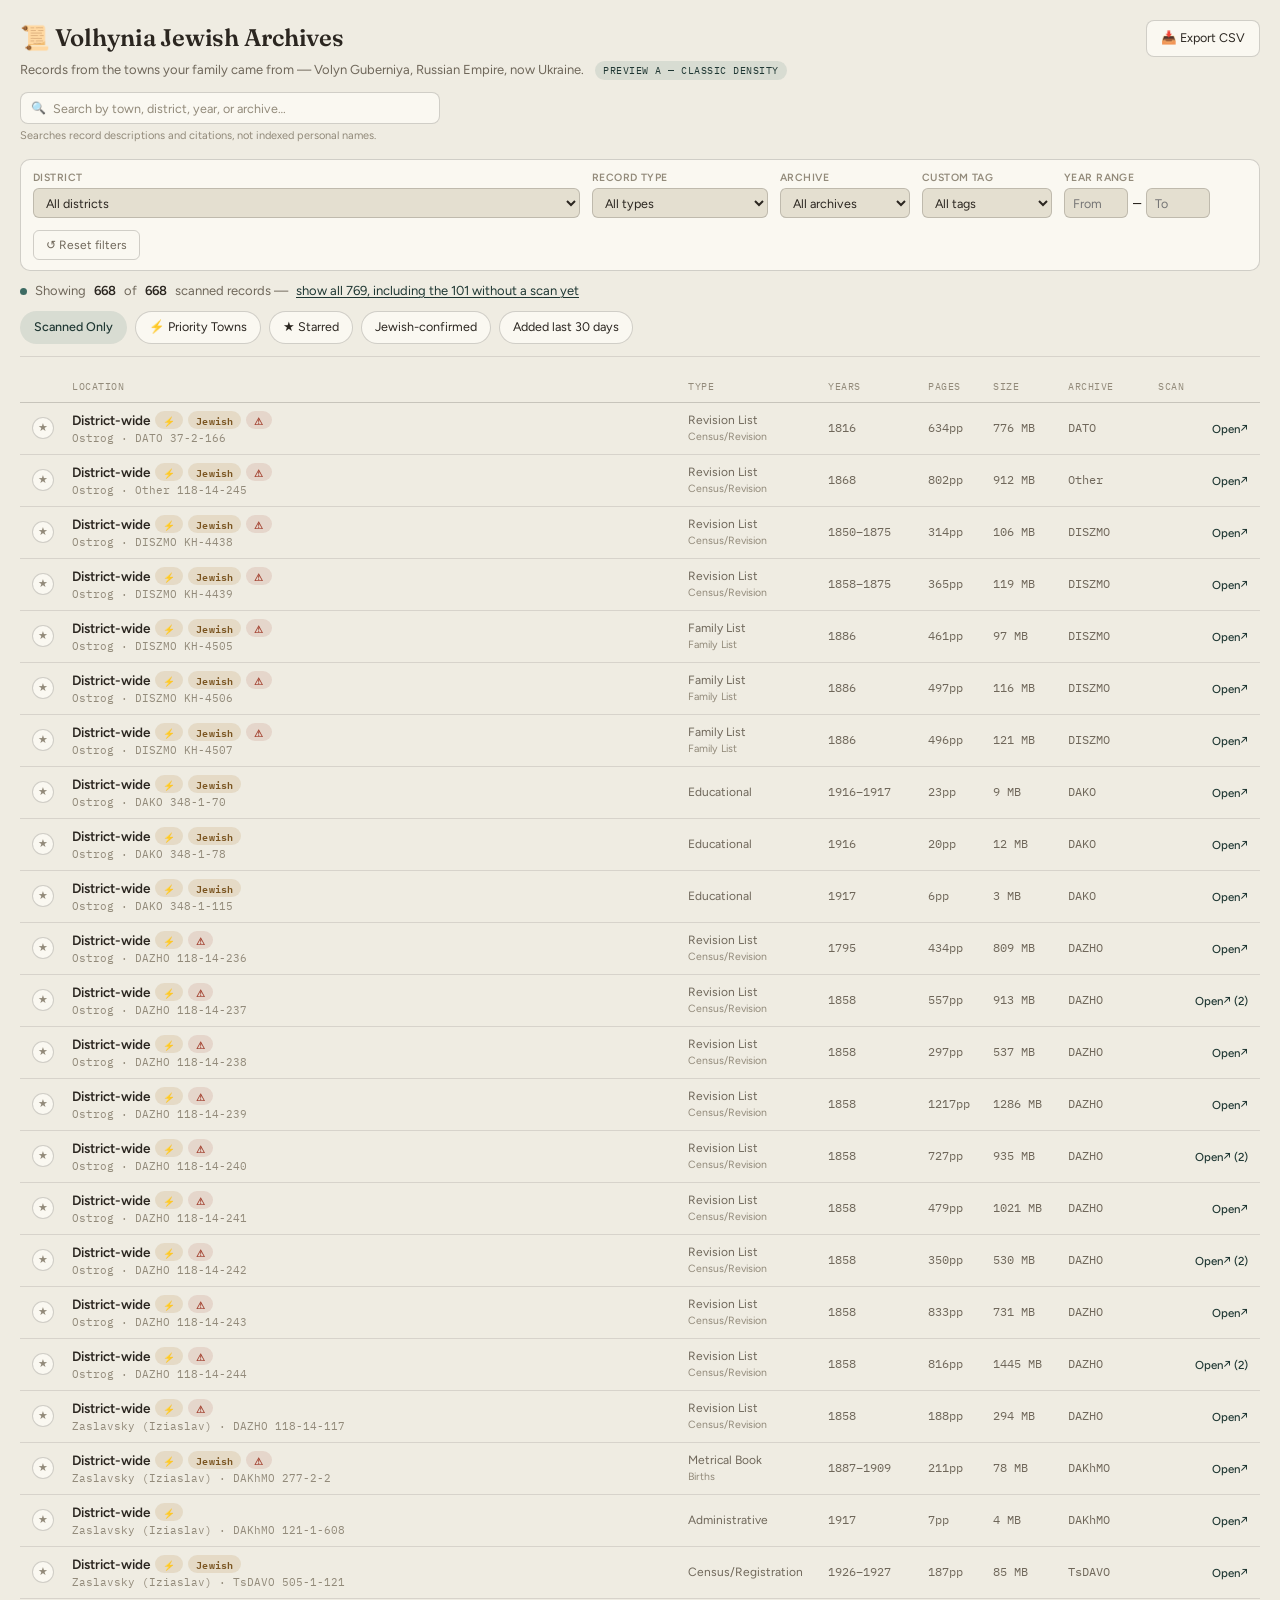
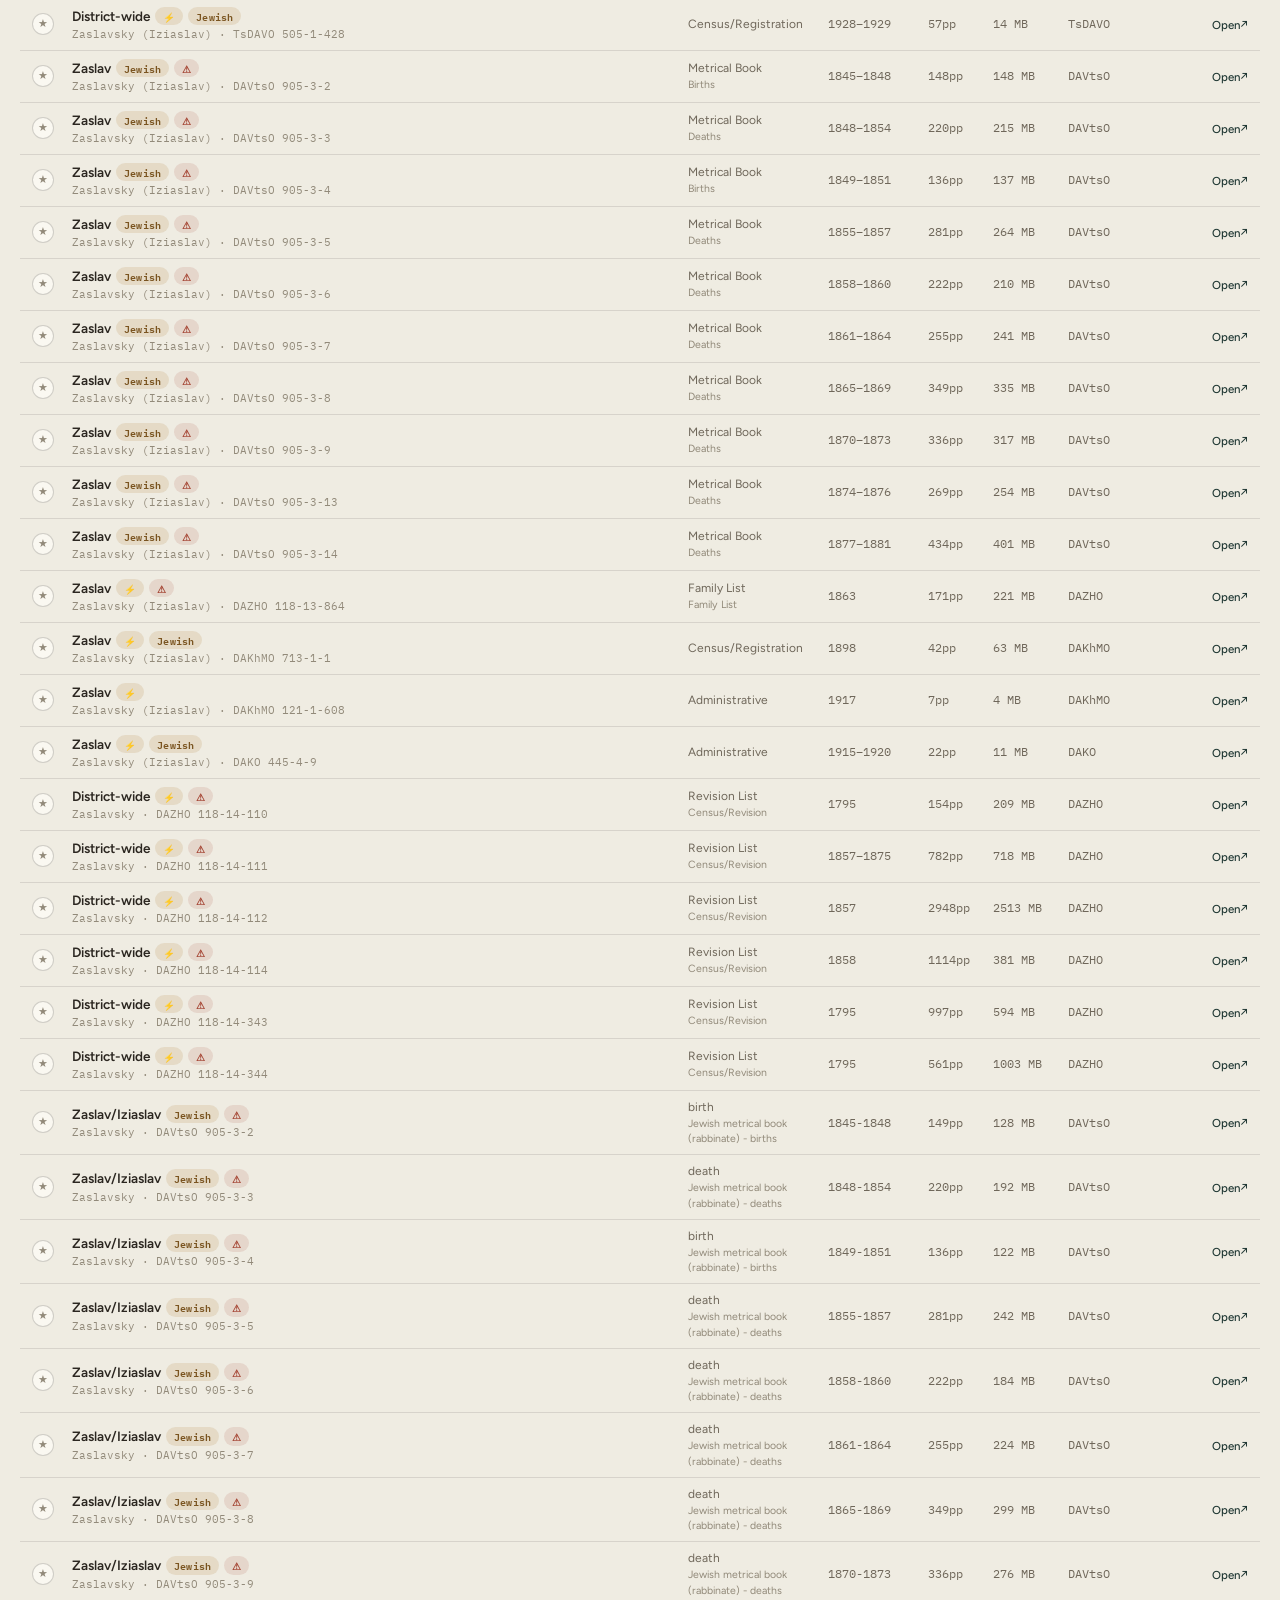
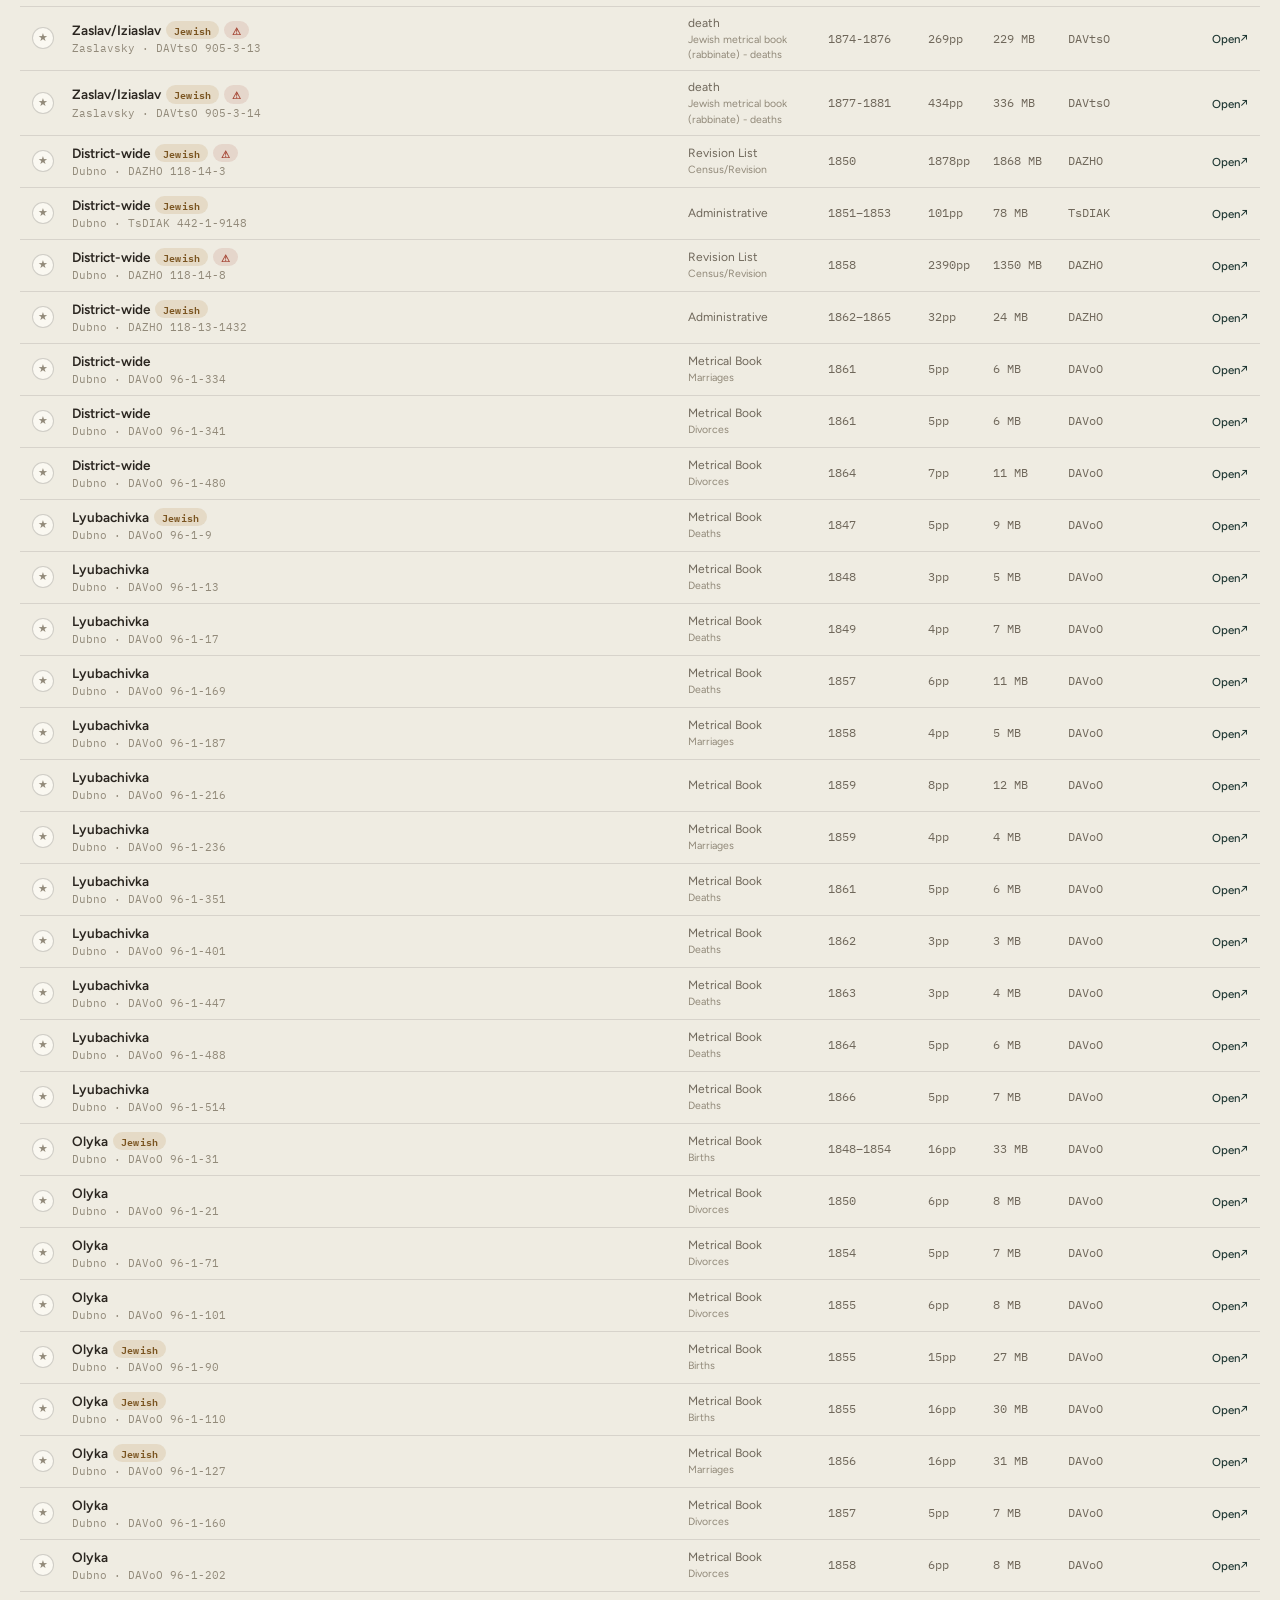
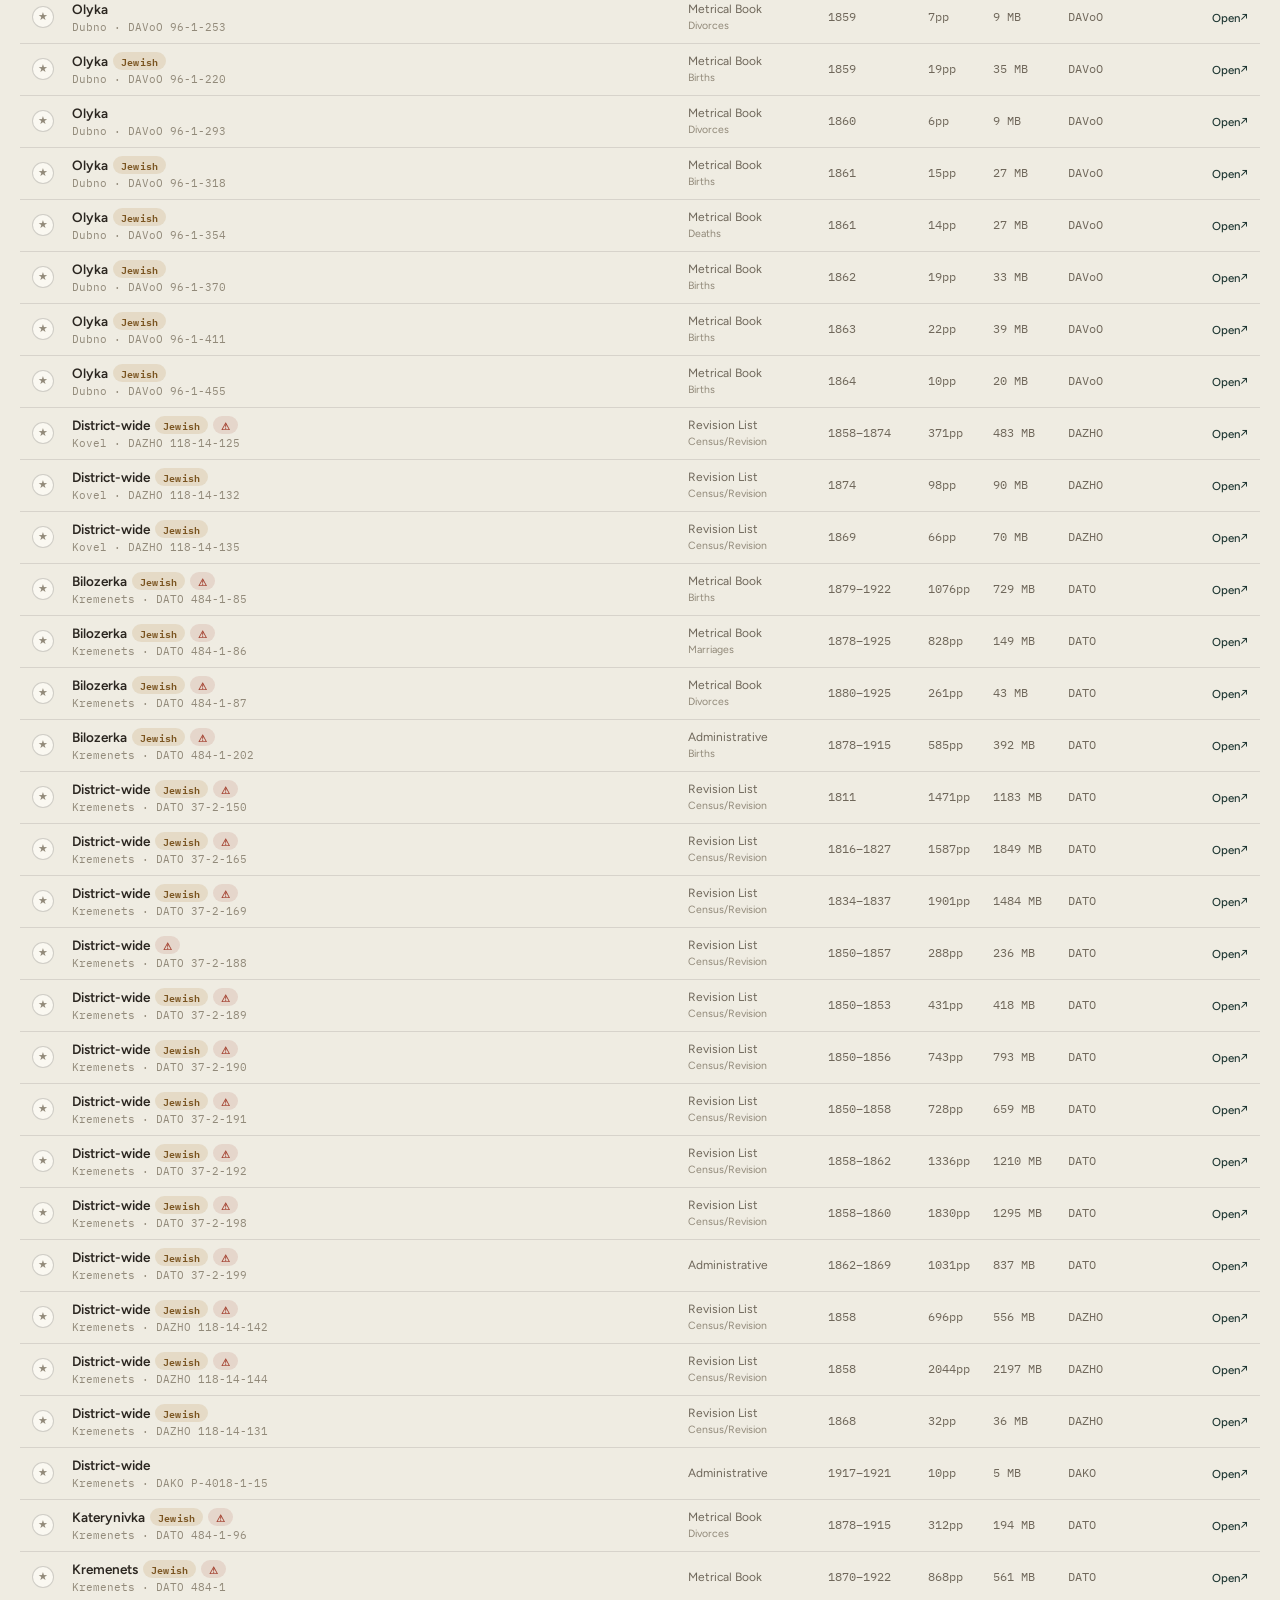
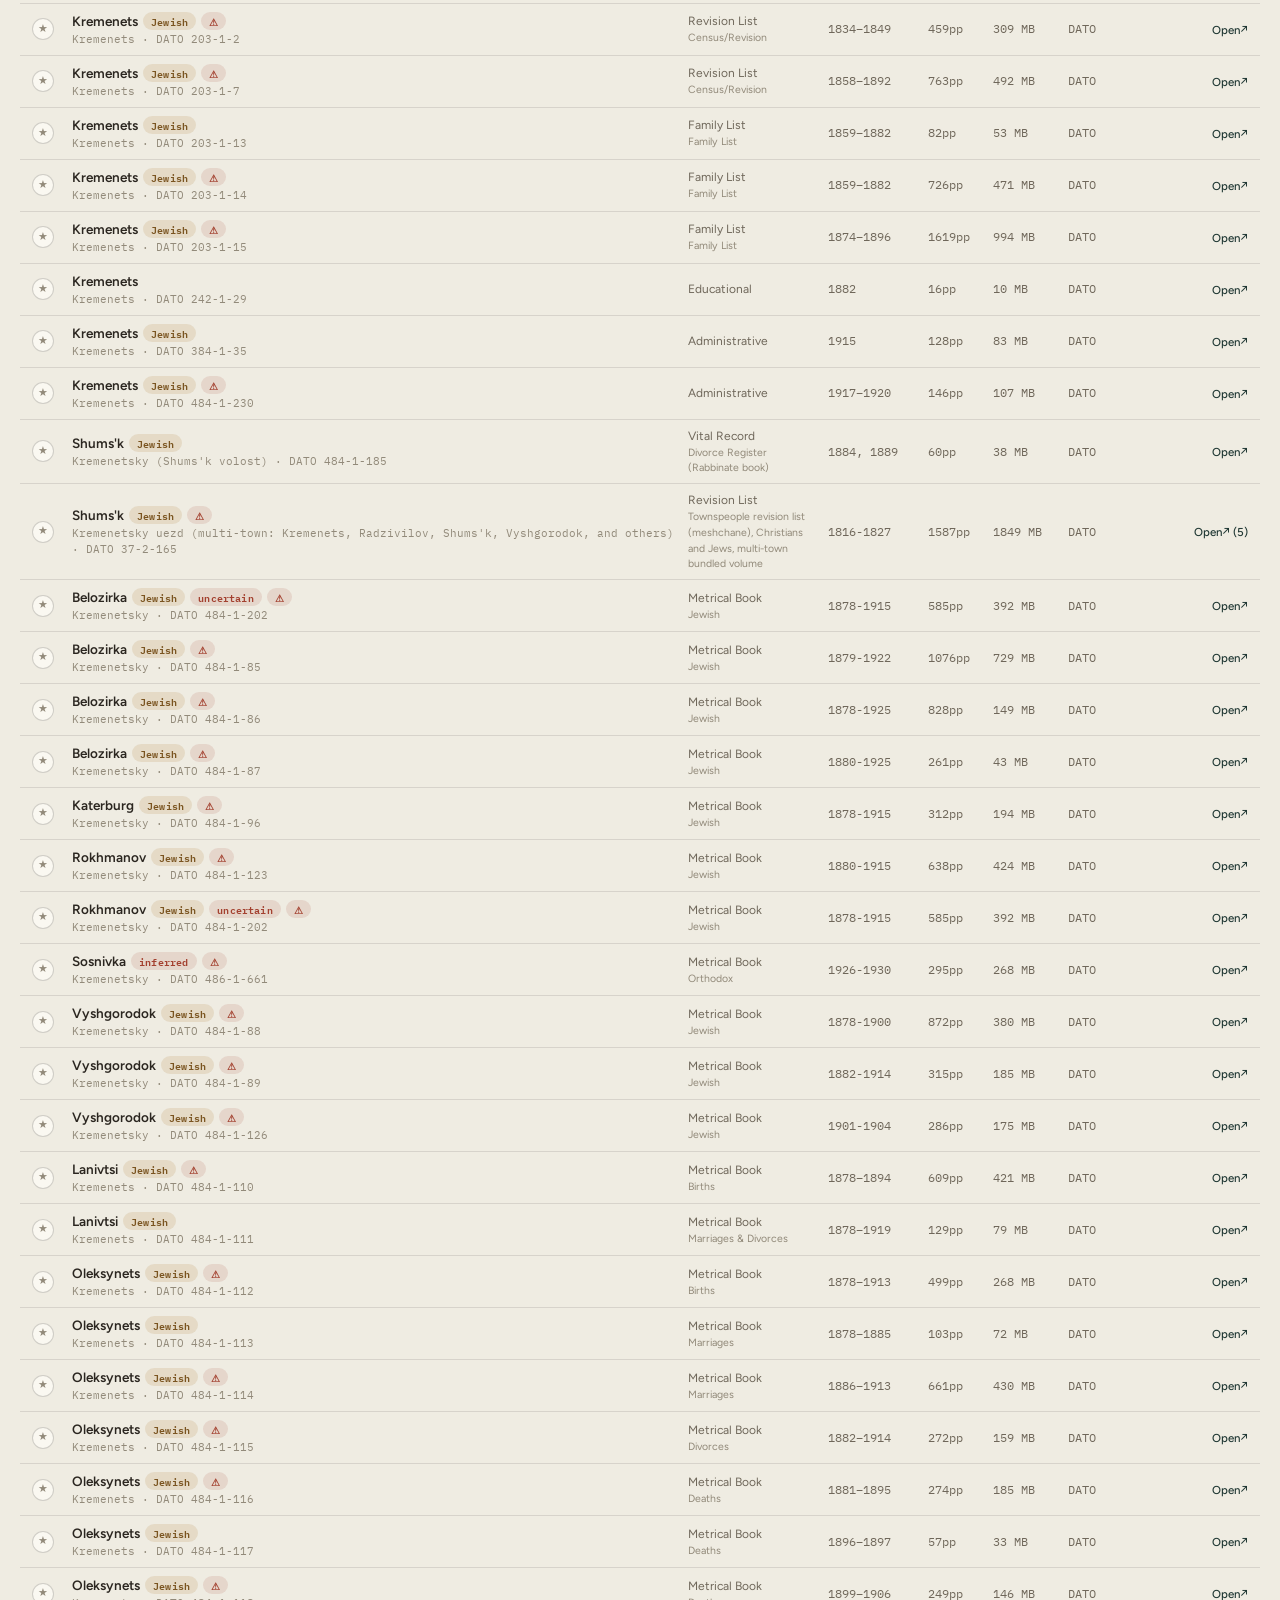
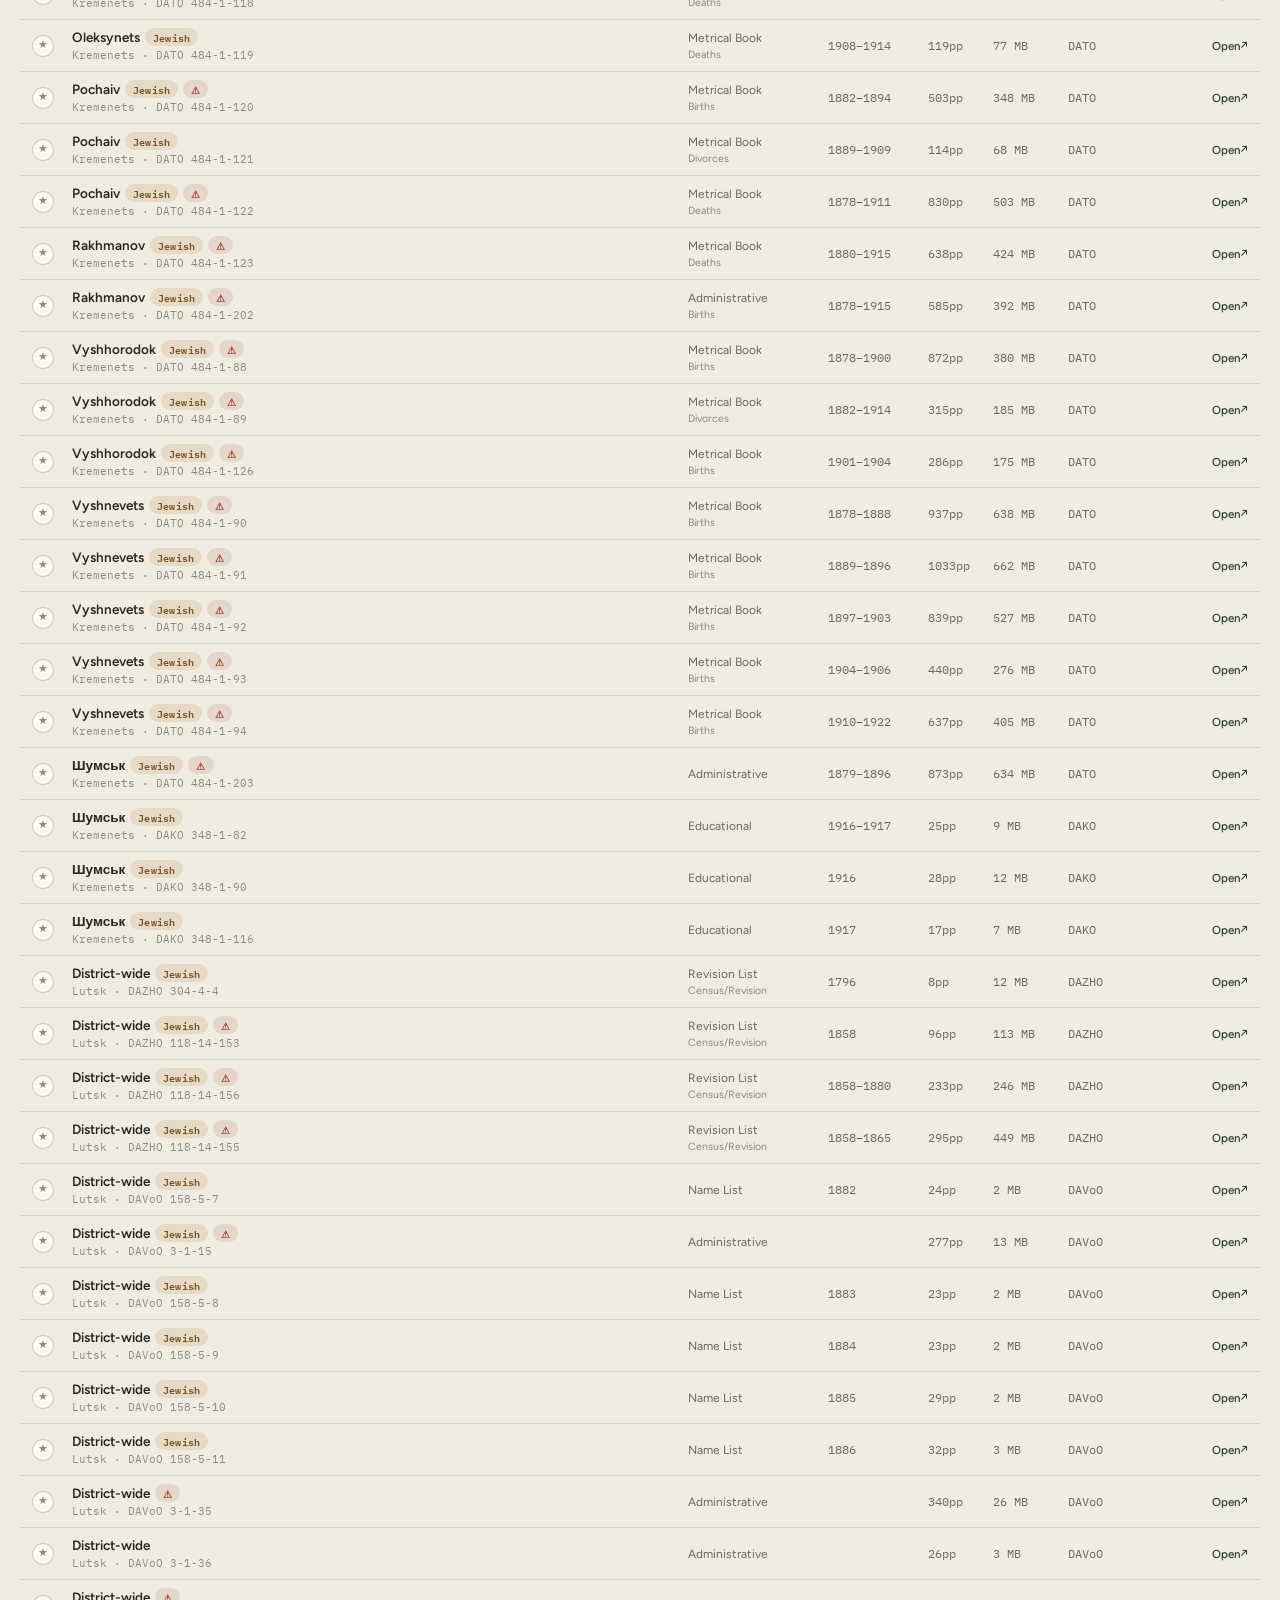
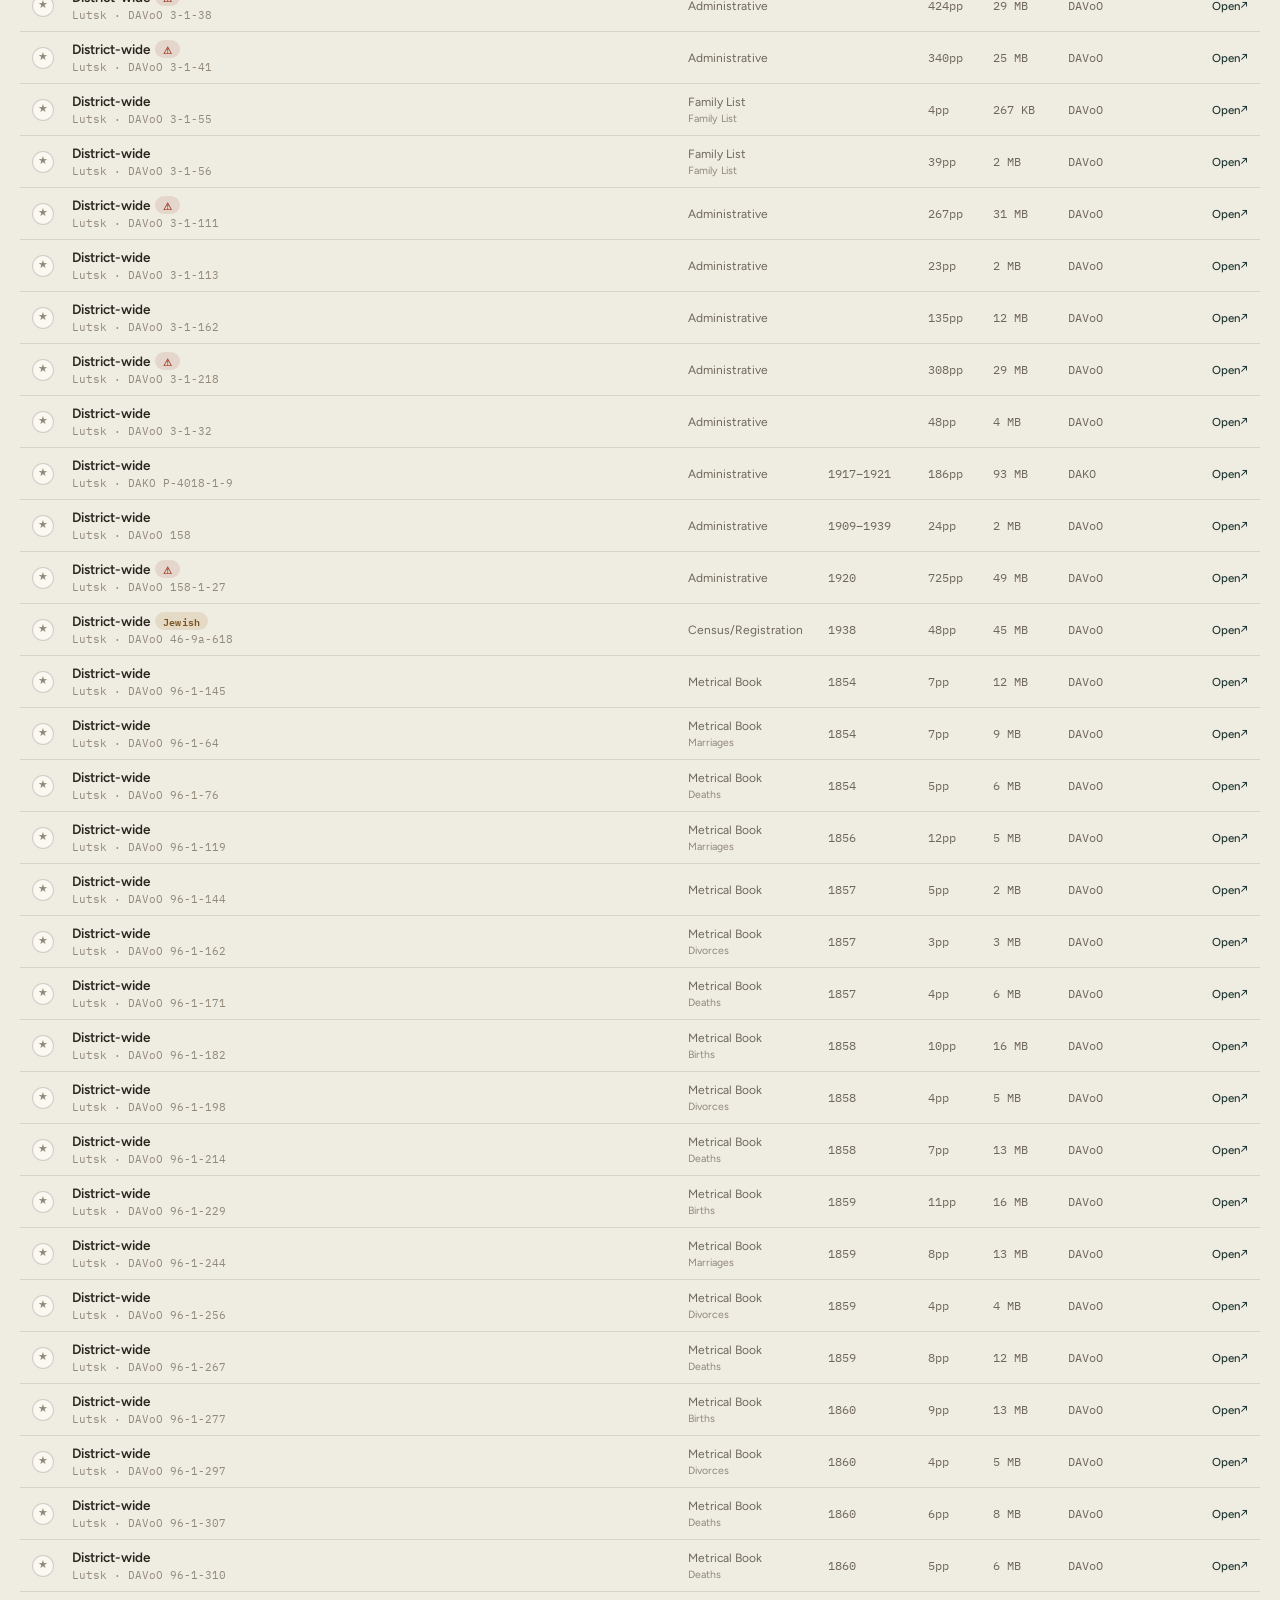
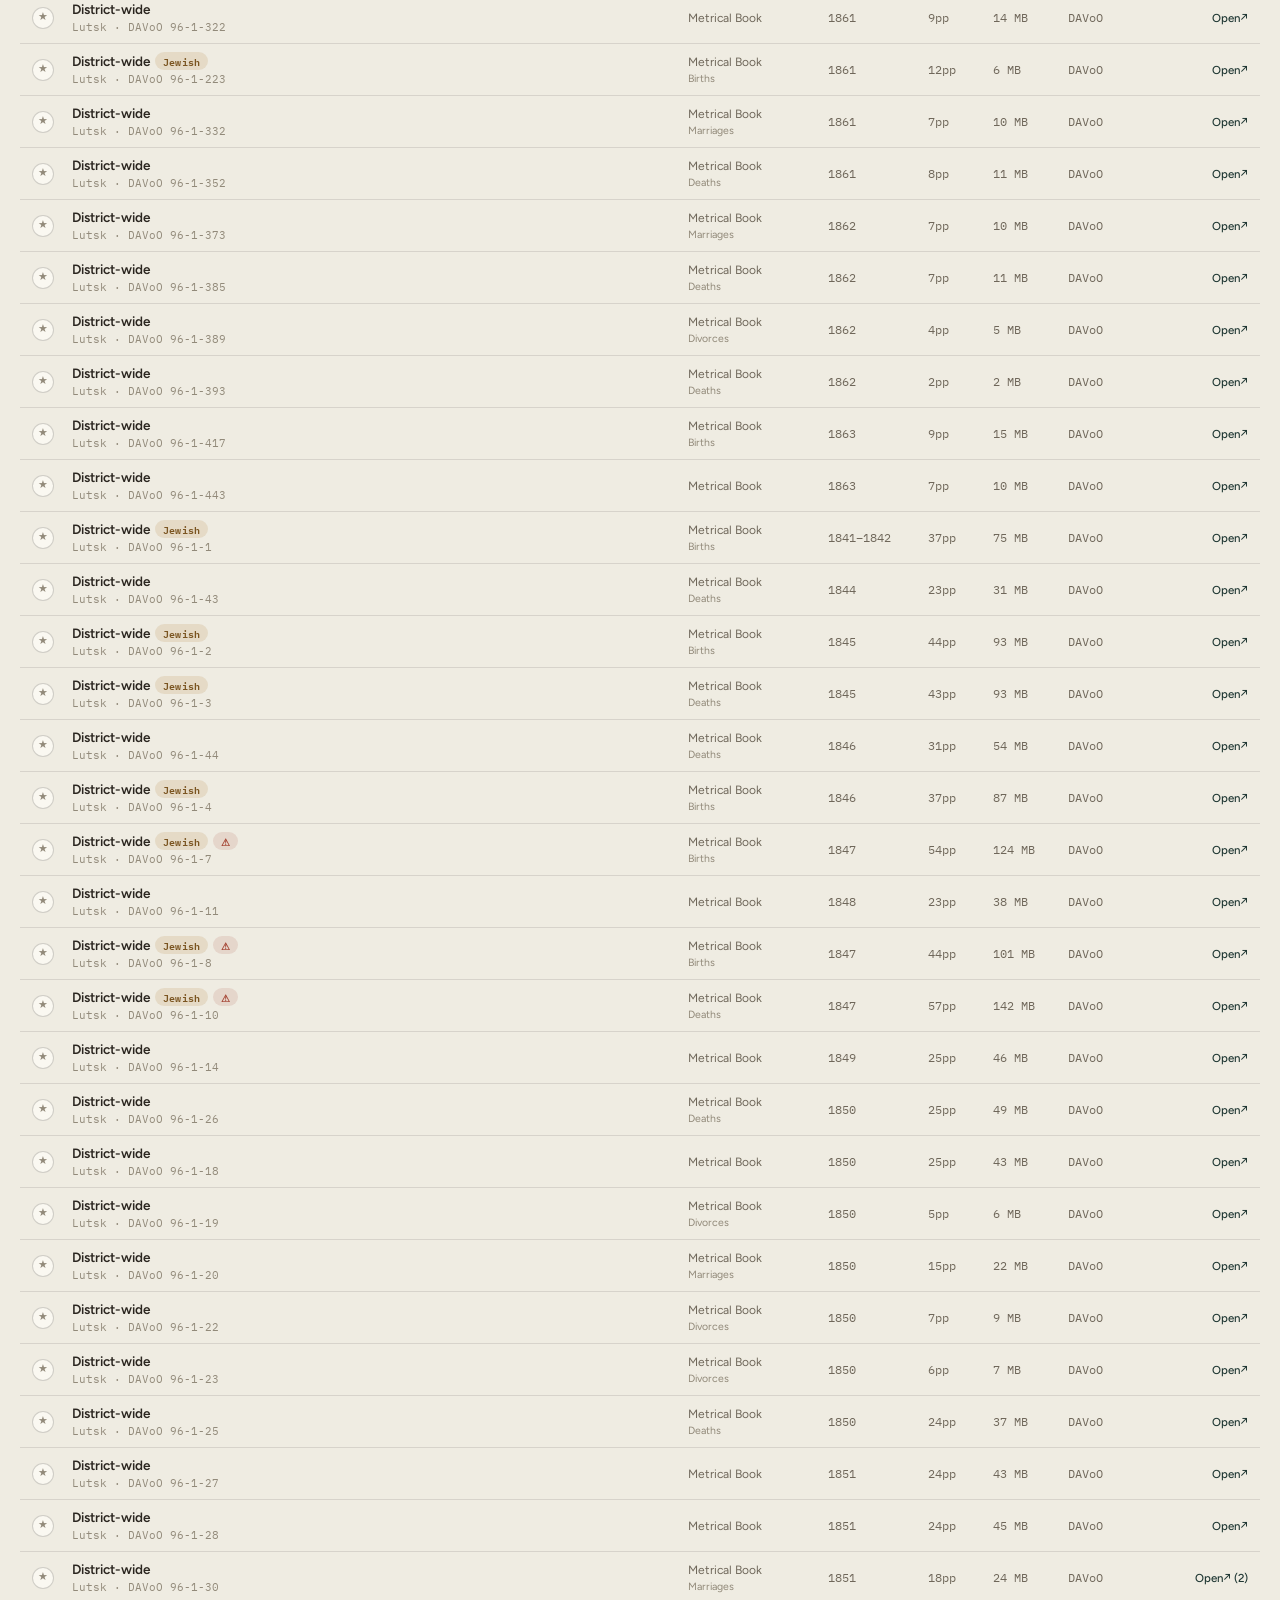
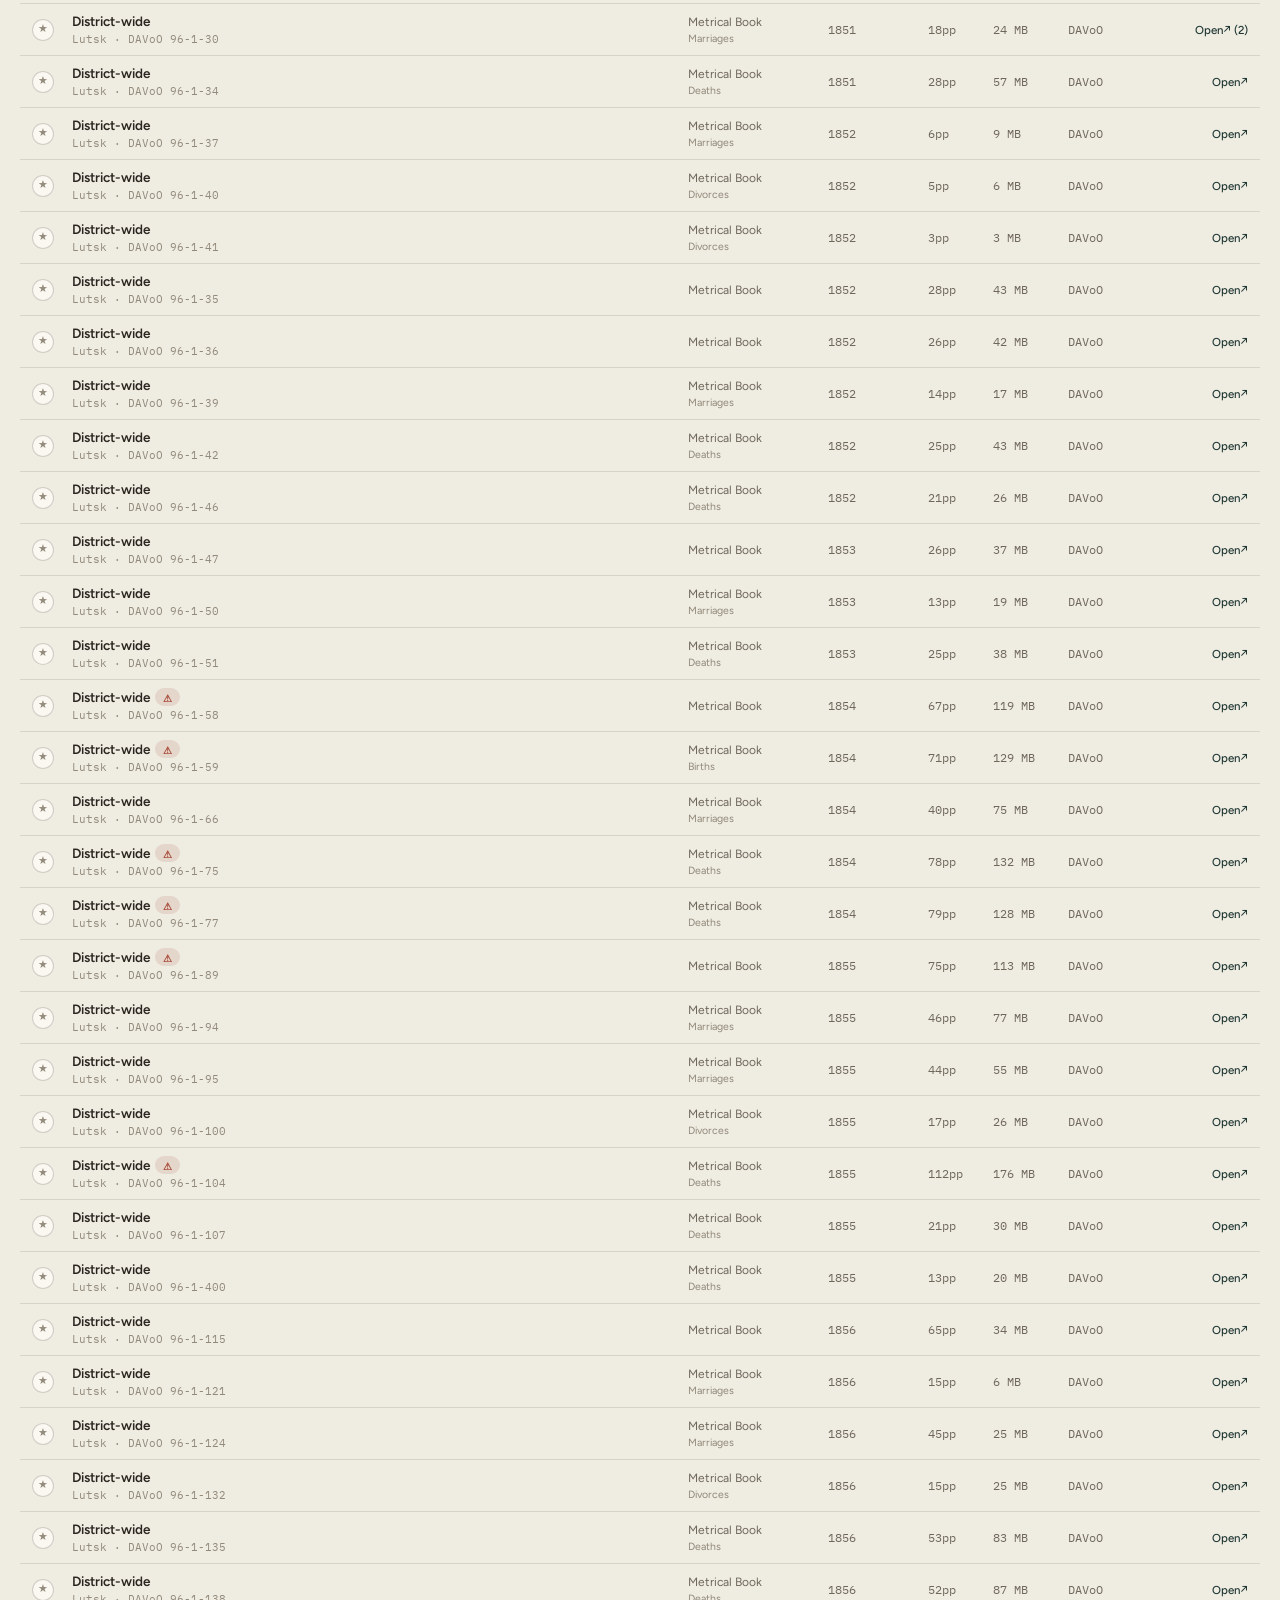
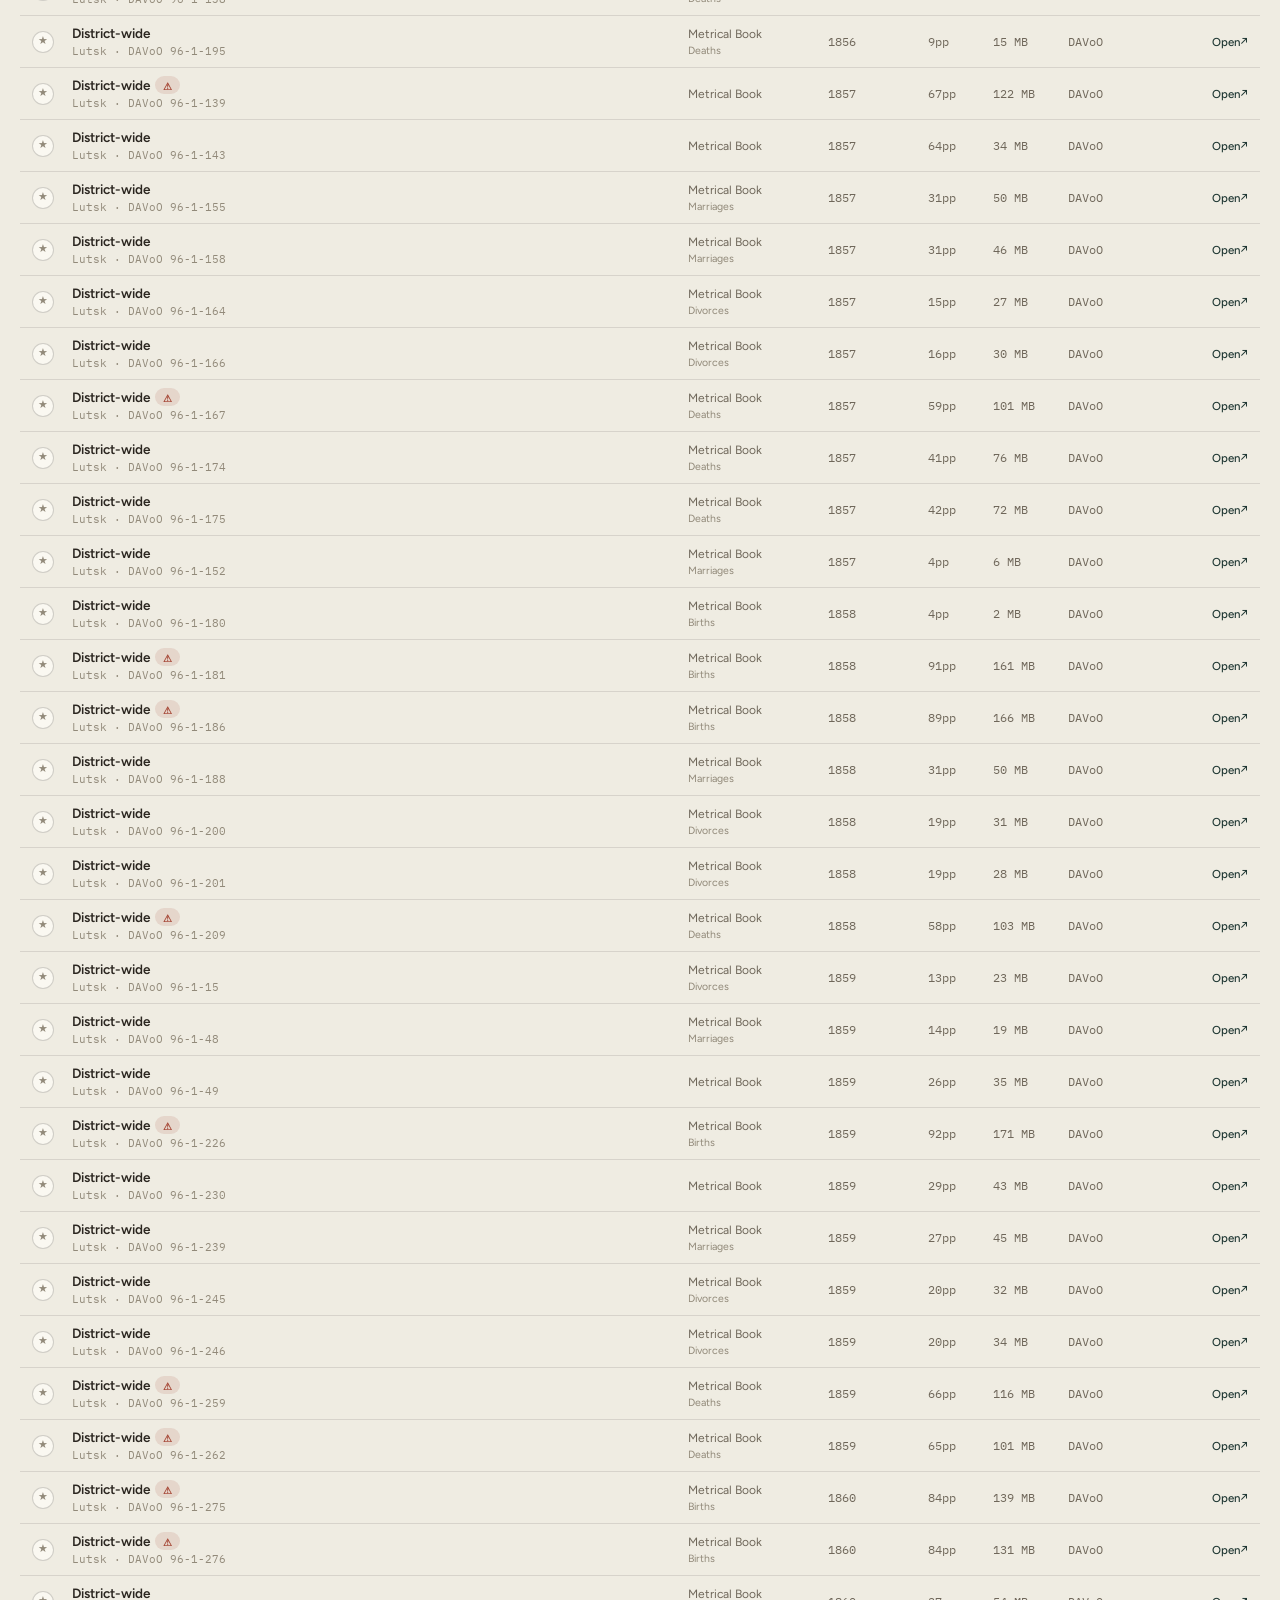
<file: preview-a/index.html>
<!DOCTYPE html>
<html lang="en">
<head>
<meta charset="UTF-8">
<meta name="viewport" content="width=device-width, initial-scale=1.0">
<title>The Volhynia Archive — Preview A: Classic Density</title>
<link rel="stylesheet" href="https://fonts.googleapis.com/css2?family=Fraunces:opsz,wght@9..144,400;9..144,500;9..144,600;9..144,700&family=Figtree:wght@400;500;600;700&family=IBM+Plex+Mono:wght@400;500;600&display=swap">
<link rel="stylesheet" href="styles.css">
</head>
<body>

<div class="shell">

  <header class="hdr">
    <div class="hdr-top">
      <div>
        <h1>&#x1F4DC; Volhynia Jewish Archives</h1>
        <div class="sub">Records from the towns your family came from &mdash; Volyn Guberniya, Russian Empire, now Ukraine. <span class="variant-tag">Preview A &mdash; Classic Density</span></div>
      </div>
      <button class="exportbtn" onclick="exportCSV()">&#x1F4E5; Export CSV</button>
    </div>

    <div class="searchrow">
      <span class="sicon">&#x1F50D;</span>
      <input id="q" type="search" placeholder="Search by town, district, year, or archive&hellip;" oninput="render()">
    </div>
    <div class="searchhint">Searches record descriptions and citations, not indexed personal names.</div>

    <div class="filterbar">
      <div class="ffield">
        <label>District</label>
        <select id="f-district" onchange="render()"><option value="">All districts</option></select>
      </div>
      <div class="ffield">
        <label>Record type</label>
        <select id="f-type" onchange="render()"><option value="">All types</option></select>
      </div>
      <div class="ffield">
        <label>Archive</label>
        <select id="f-archive" onchange="render()"><option value="">All archives</option></select>
      </div>
      <div class="ffield">
        <label>Custom tag</label>
        <select id="f-tag" onchange="render()"><option value="">All tags</option></select>
      </div>
      <div class="ffield">
        <label>Year range</label>
        <div class="gp-yr">
          <input id="f-y1" type="number" placeholder="From" min="1700" max="1999" oninput="render()">
          <span>&ndash;</span>
          <input id="f-y2" type="number" placeholder="To" min="1700" max="1999" oninput="render()">
        </div>
      </div>
      <button class="gp-reset" onclick="resetAll()">&#x21BA; Reset filters</button>
    </div>

    <div class="statusline" id="statusline"></div>

    <div class="togglebar">
      <button class="pill" id="t-scanned" onclick="toggleToggle('scanned')">Scanned Only</button>
      <button class="pill gold" id="t-priority" onclick="toggleToggle('priority')">&#x26A1; Priority Towns</button>
      <button class="pill gold" id="t-star" onclick="toggleToggle('star')">&#x2605; Starred</button>
      <button class="pill" id="t-jewish" onclick="toggleToggle('jewish')">Jewish-confirmed</button>
      <button class="pill" id="t-recent" onclick="toggleToggle('recent')">Added last 30 days</button>
    </div>
  </header>

  <div class="changelog" id="changelog">
    <span id="changelog-text"></span>
    <button onclick="dismissChangelog()">Dismiss</button>
  </div>

  <main id="main"></main>

</div>

<div class="toast" id="toast">Saved</div>

<script src="app.js"></script>
</body>
</html>
</file>
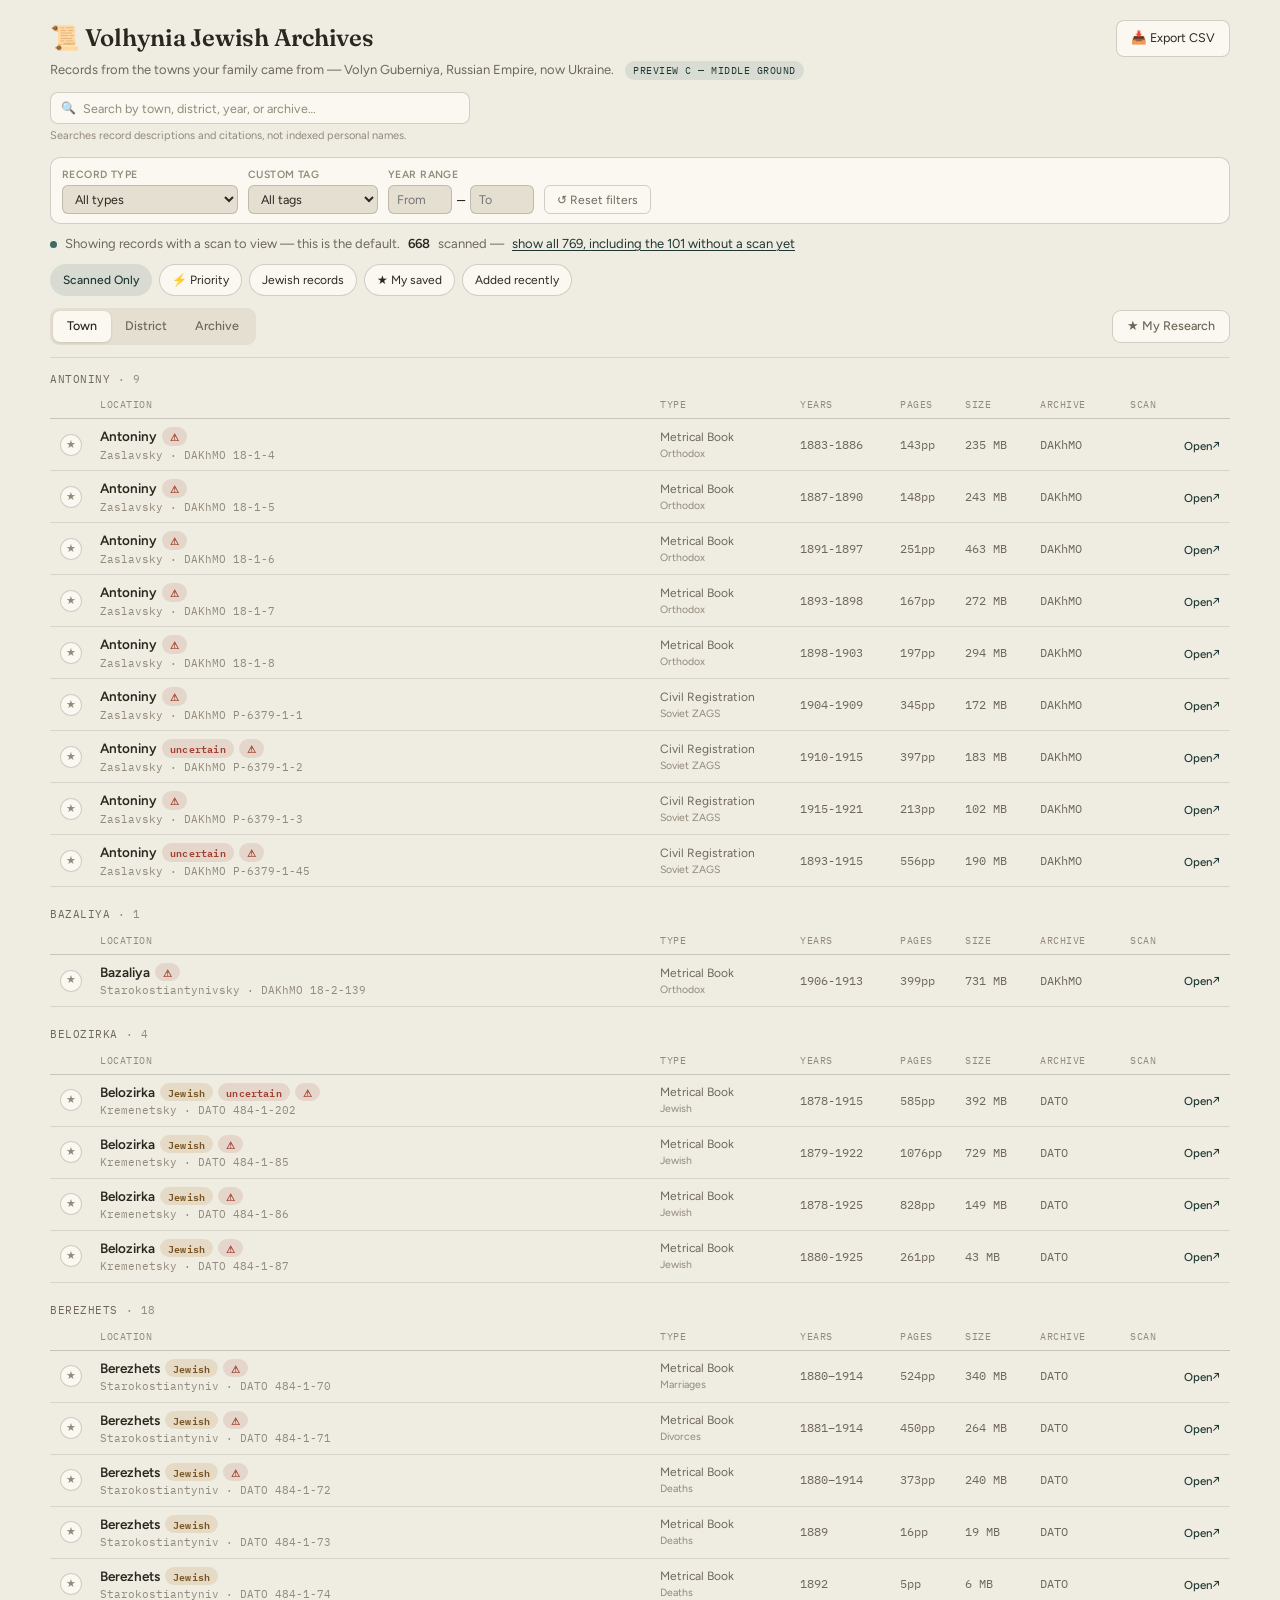
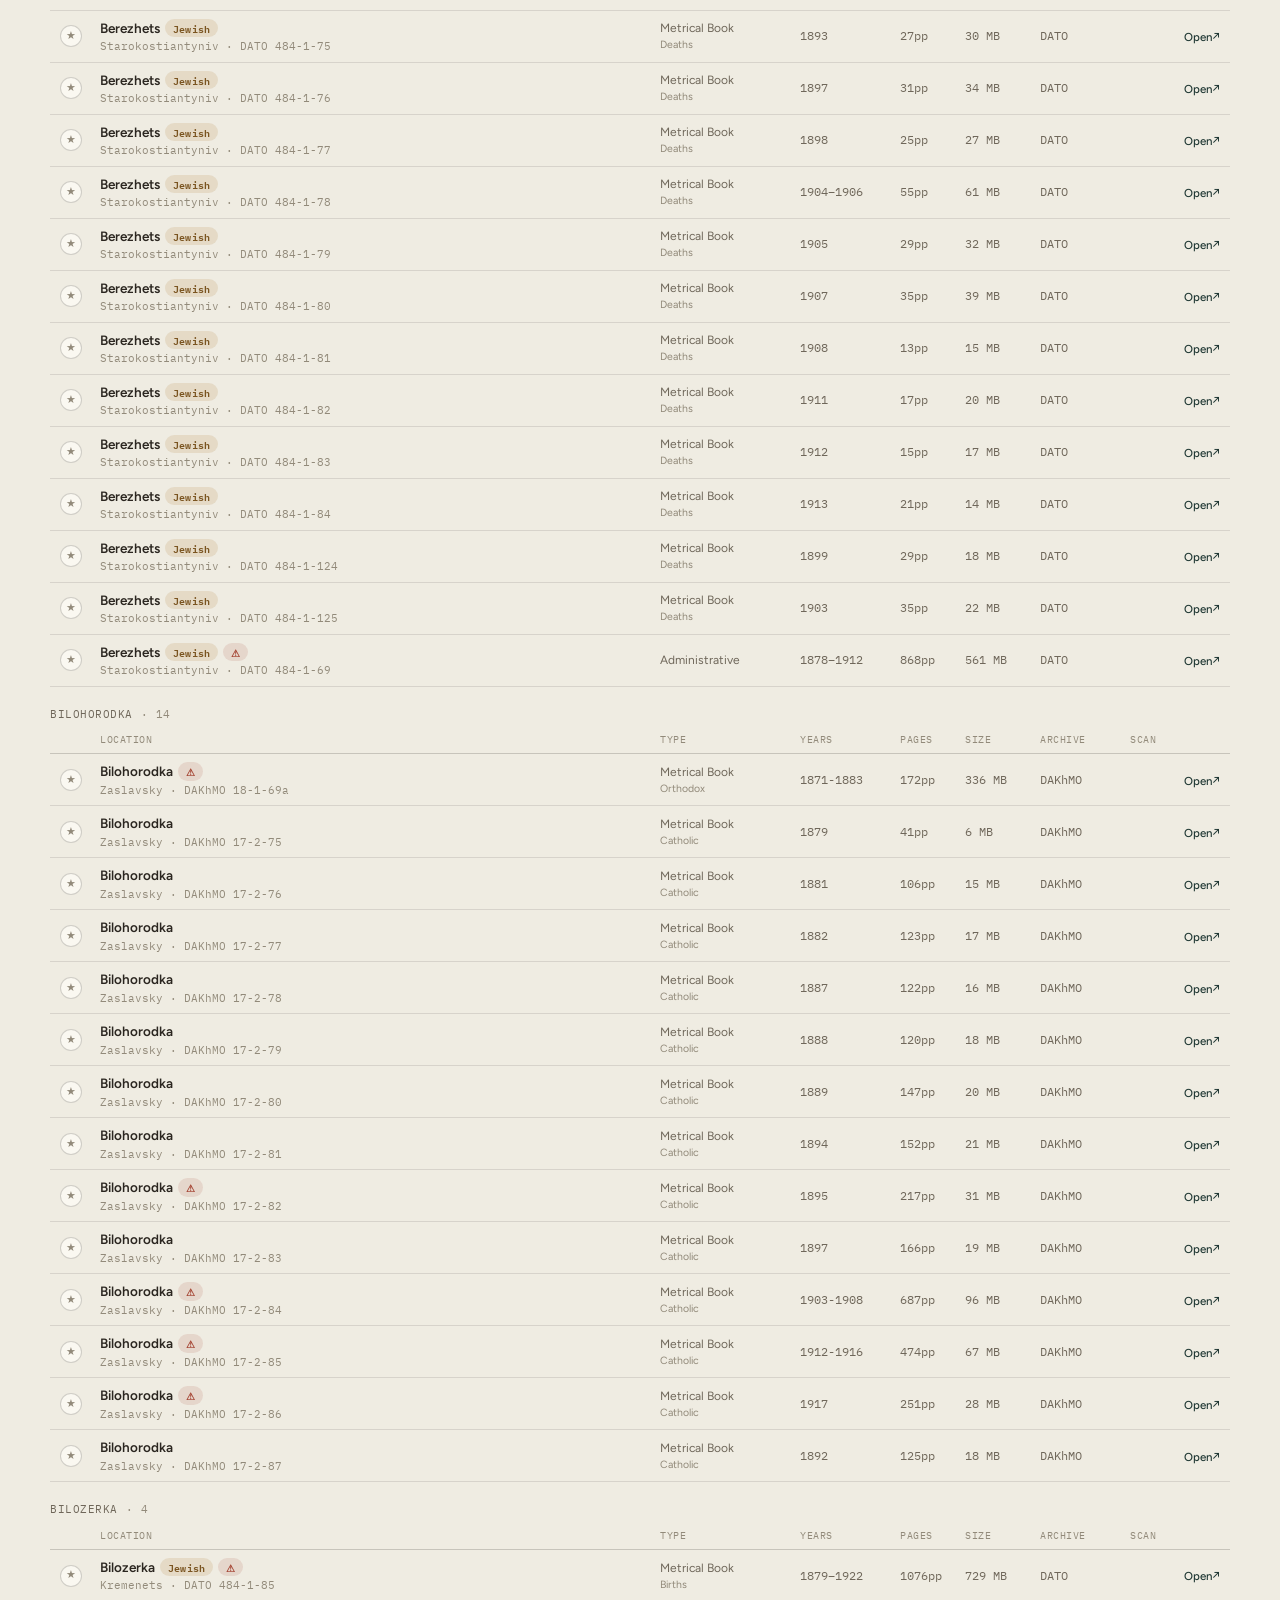
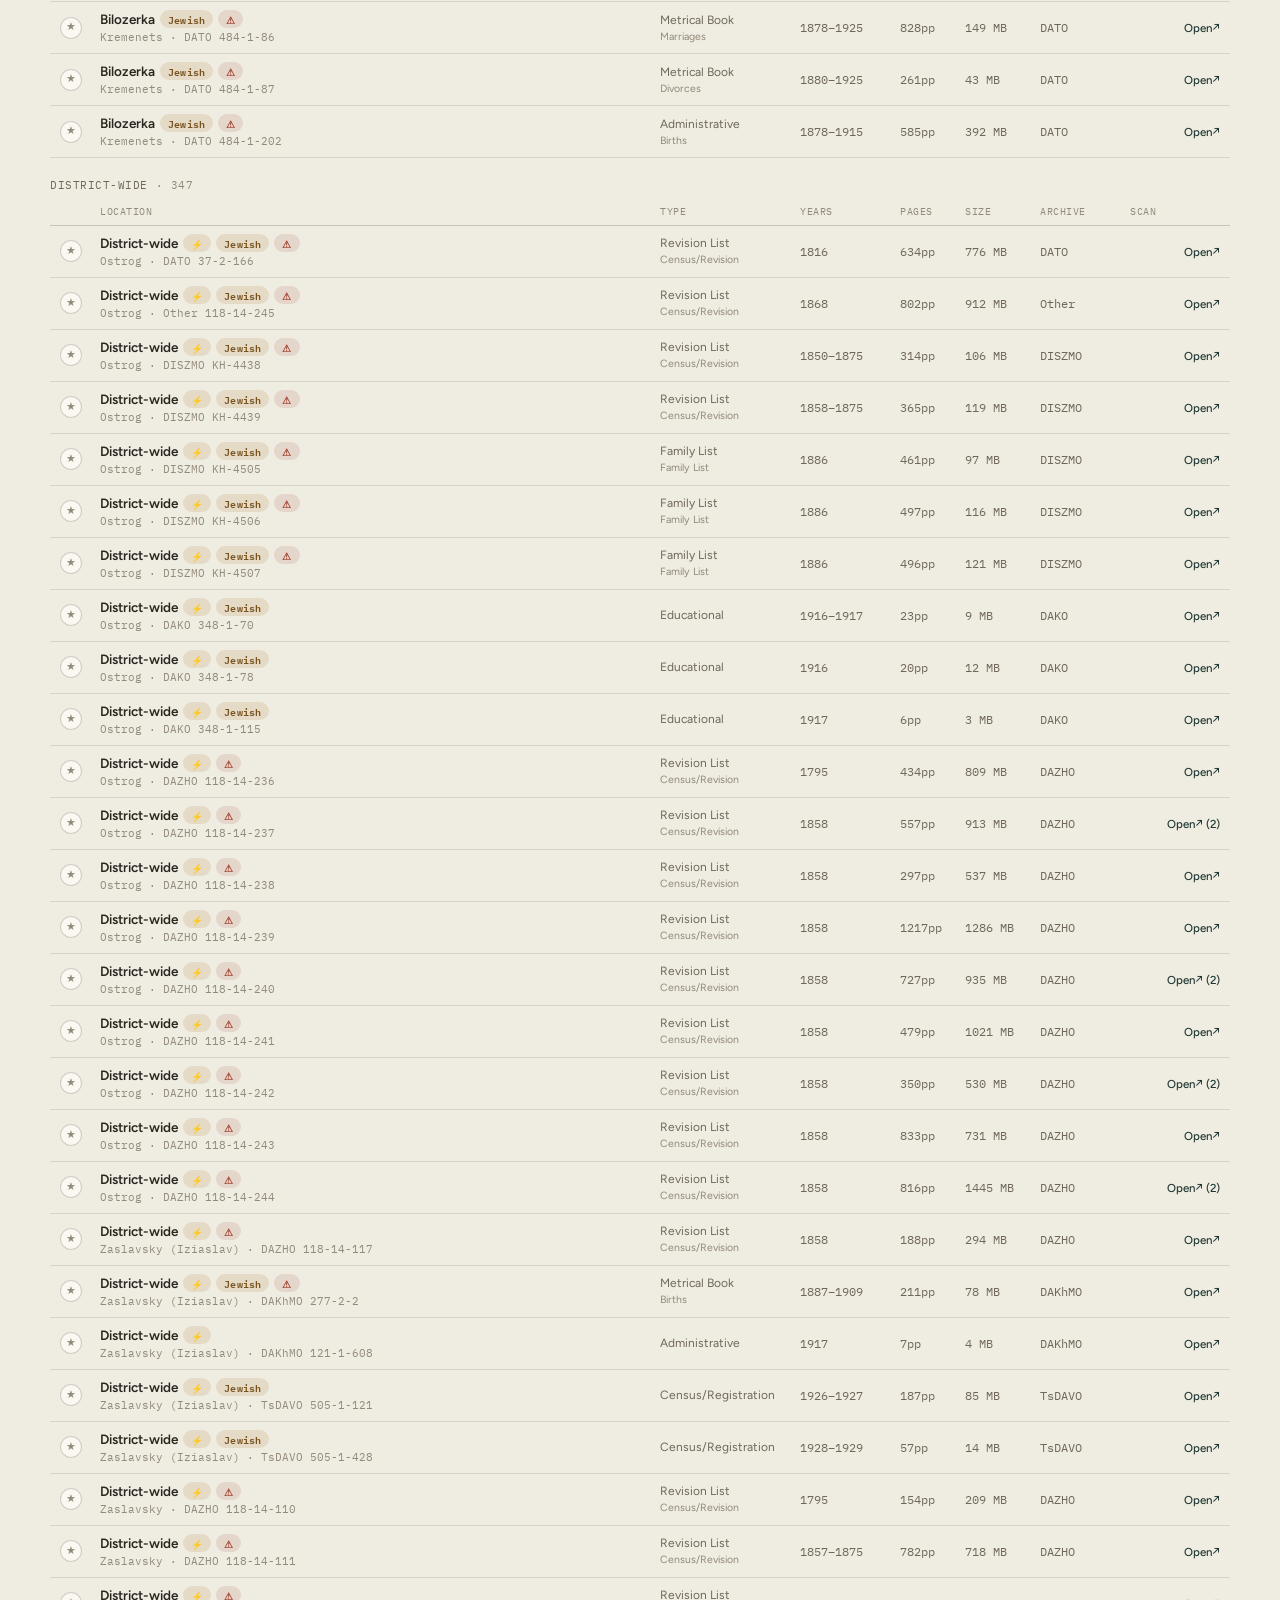
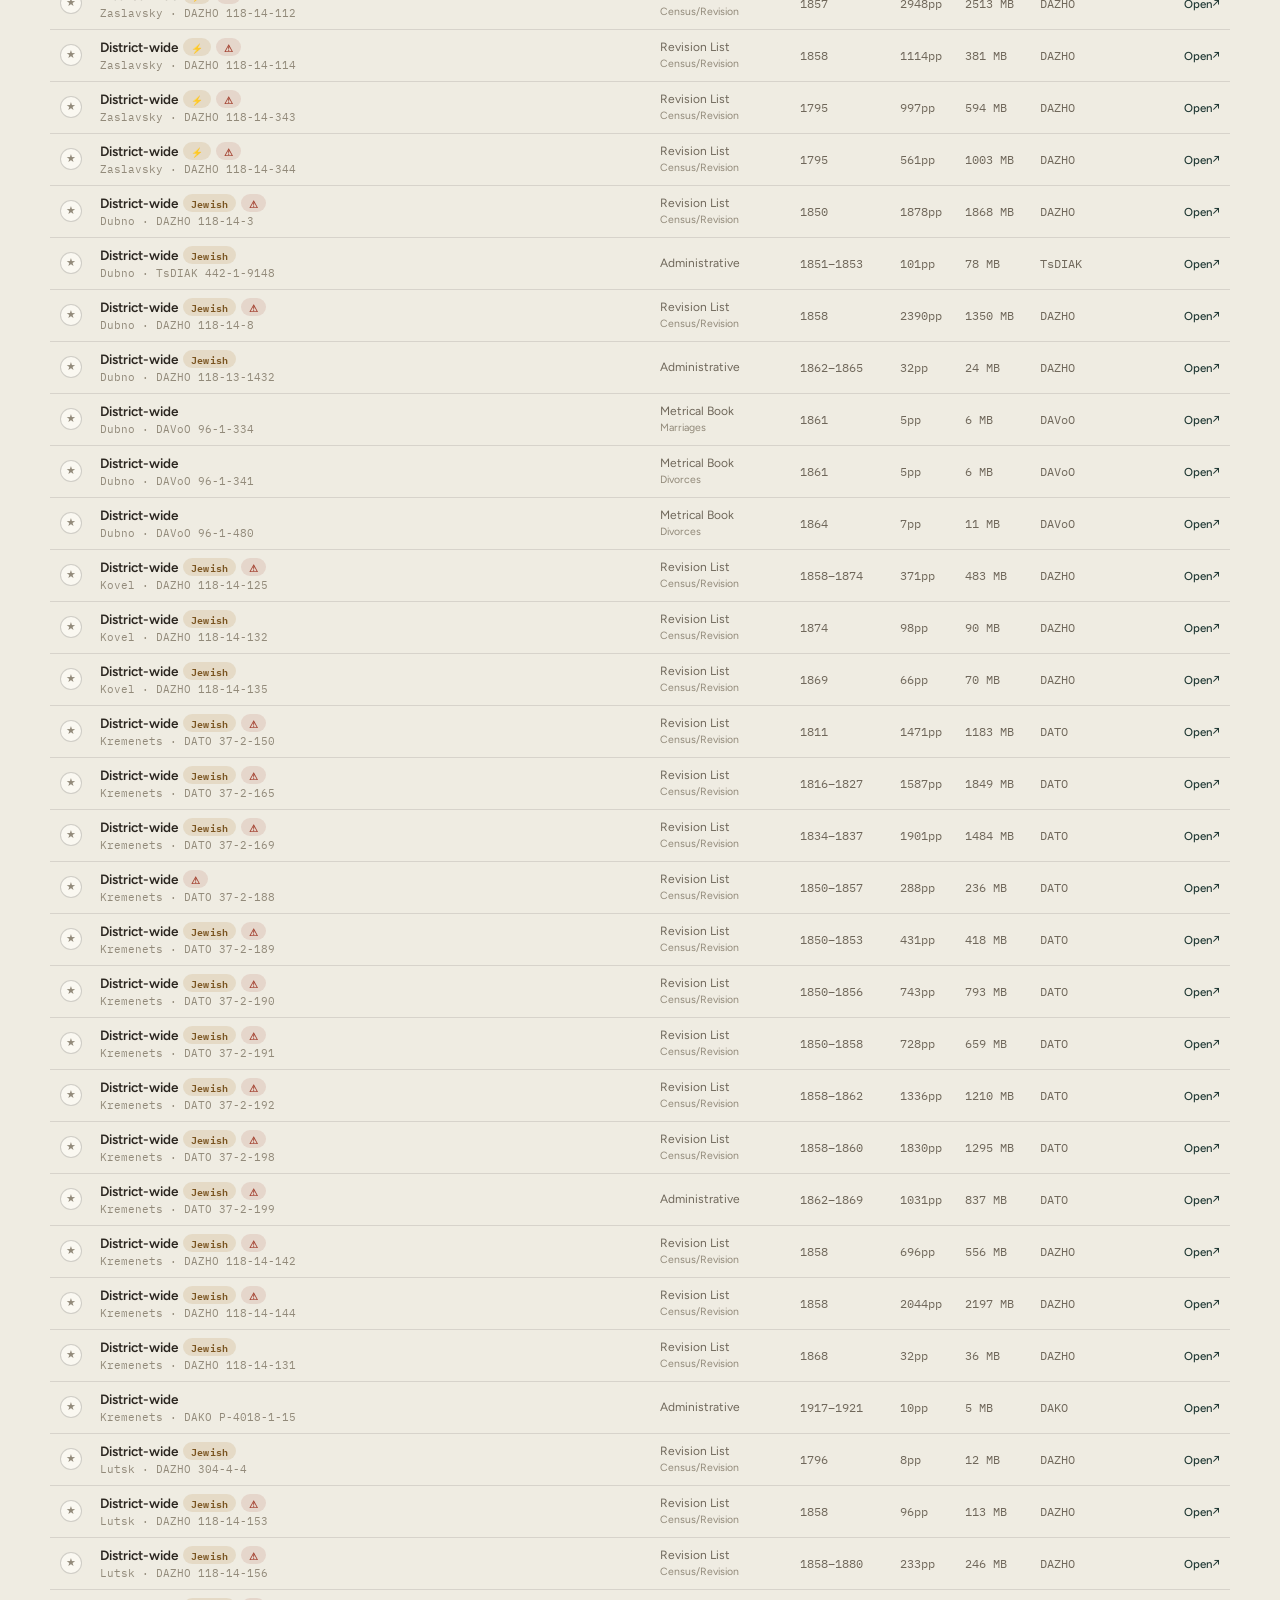
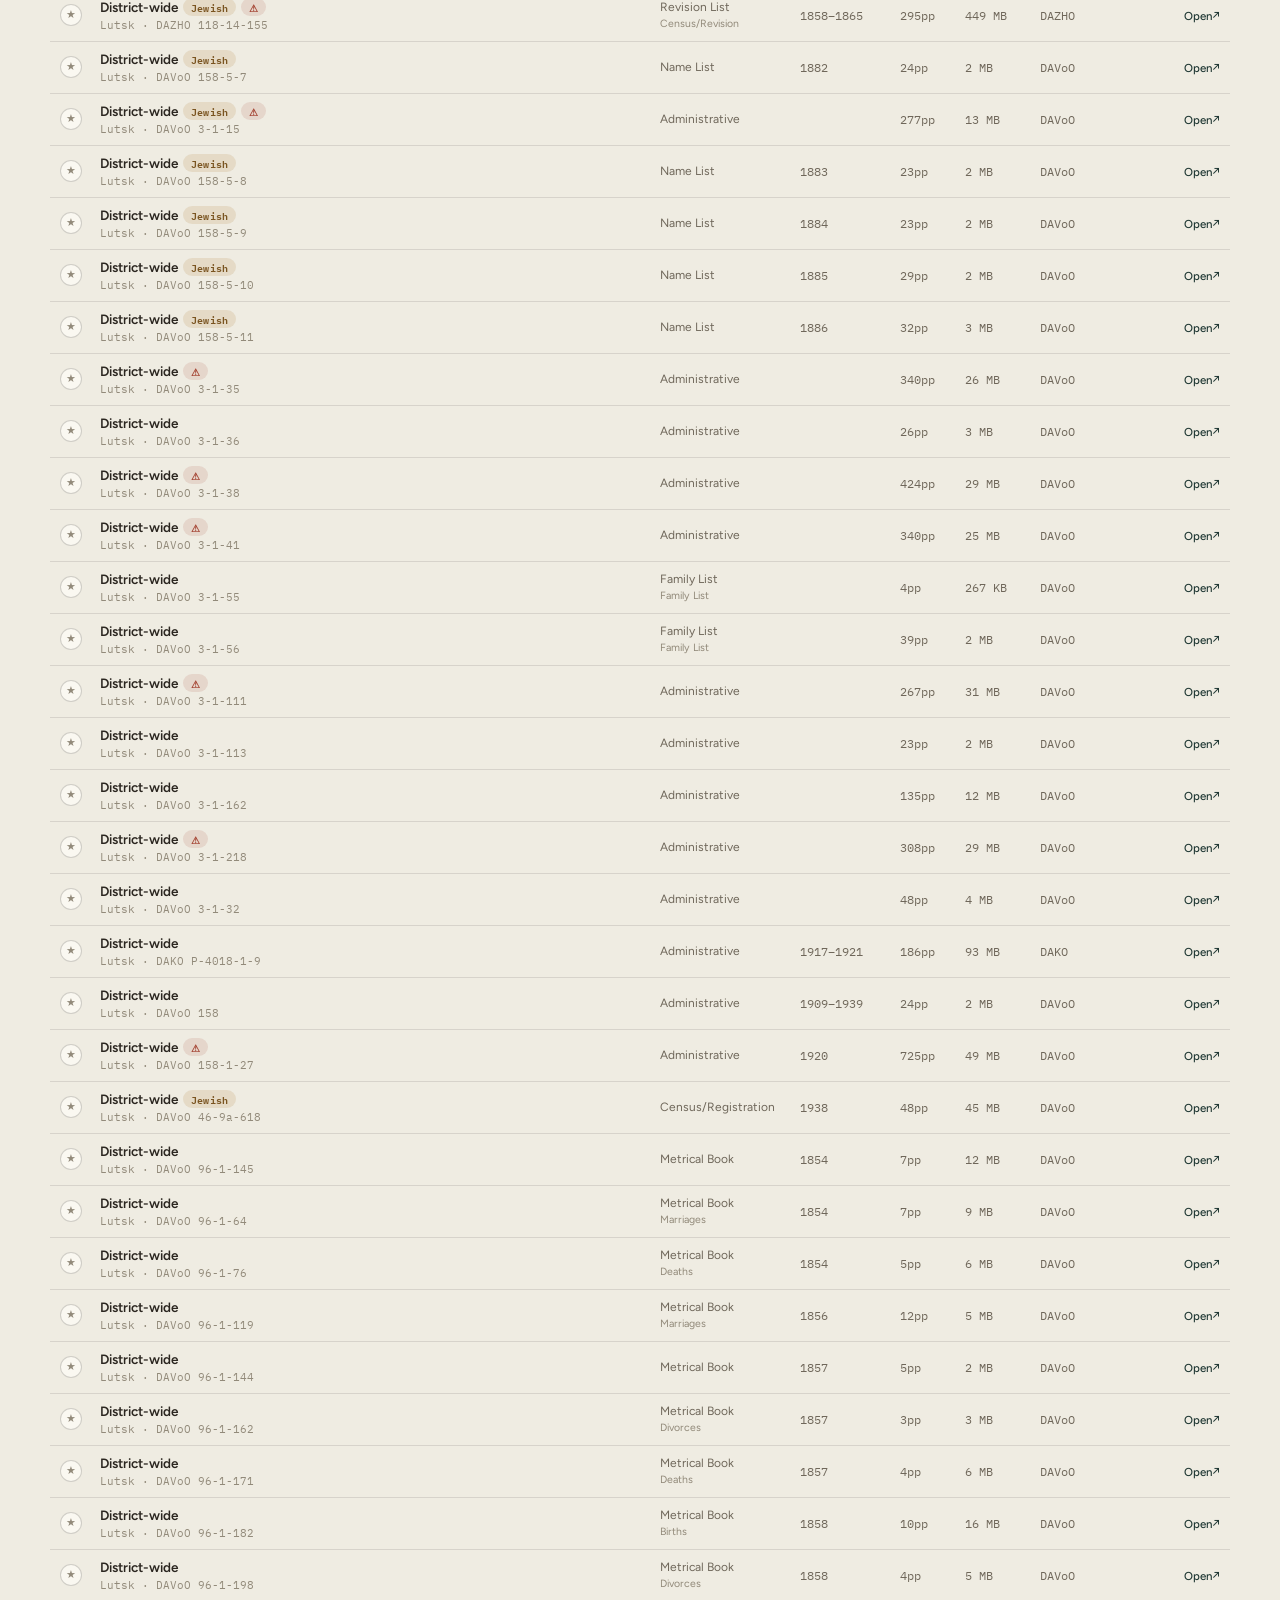
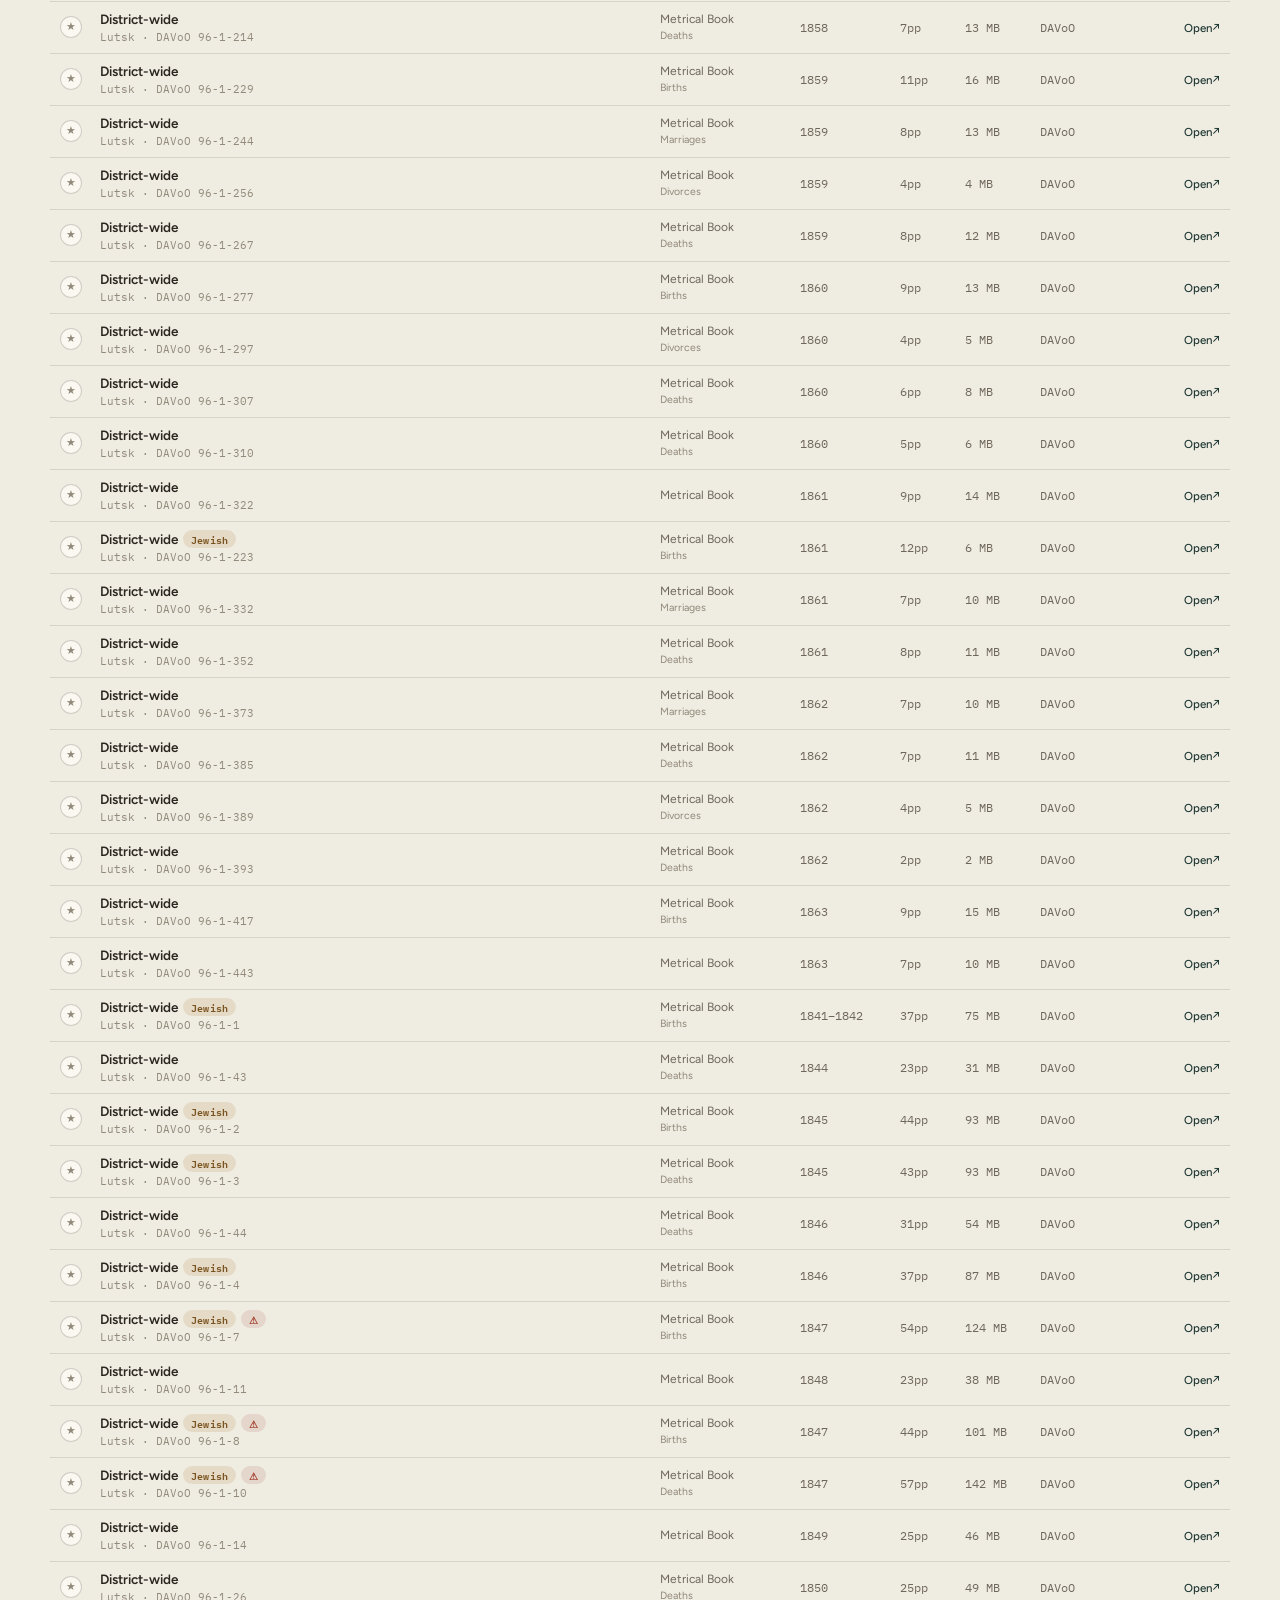
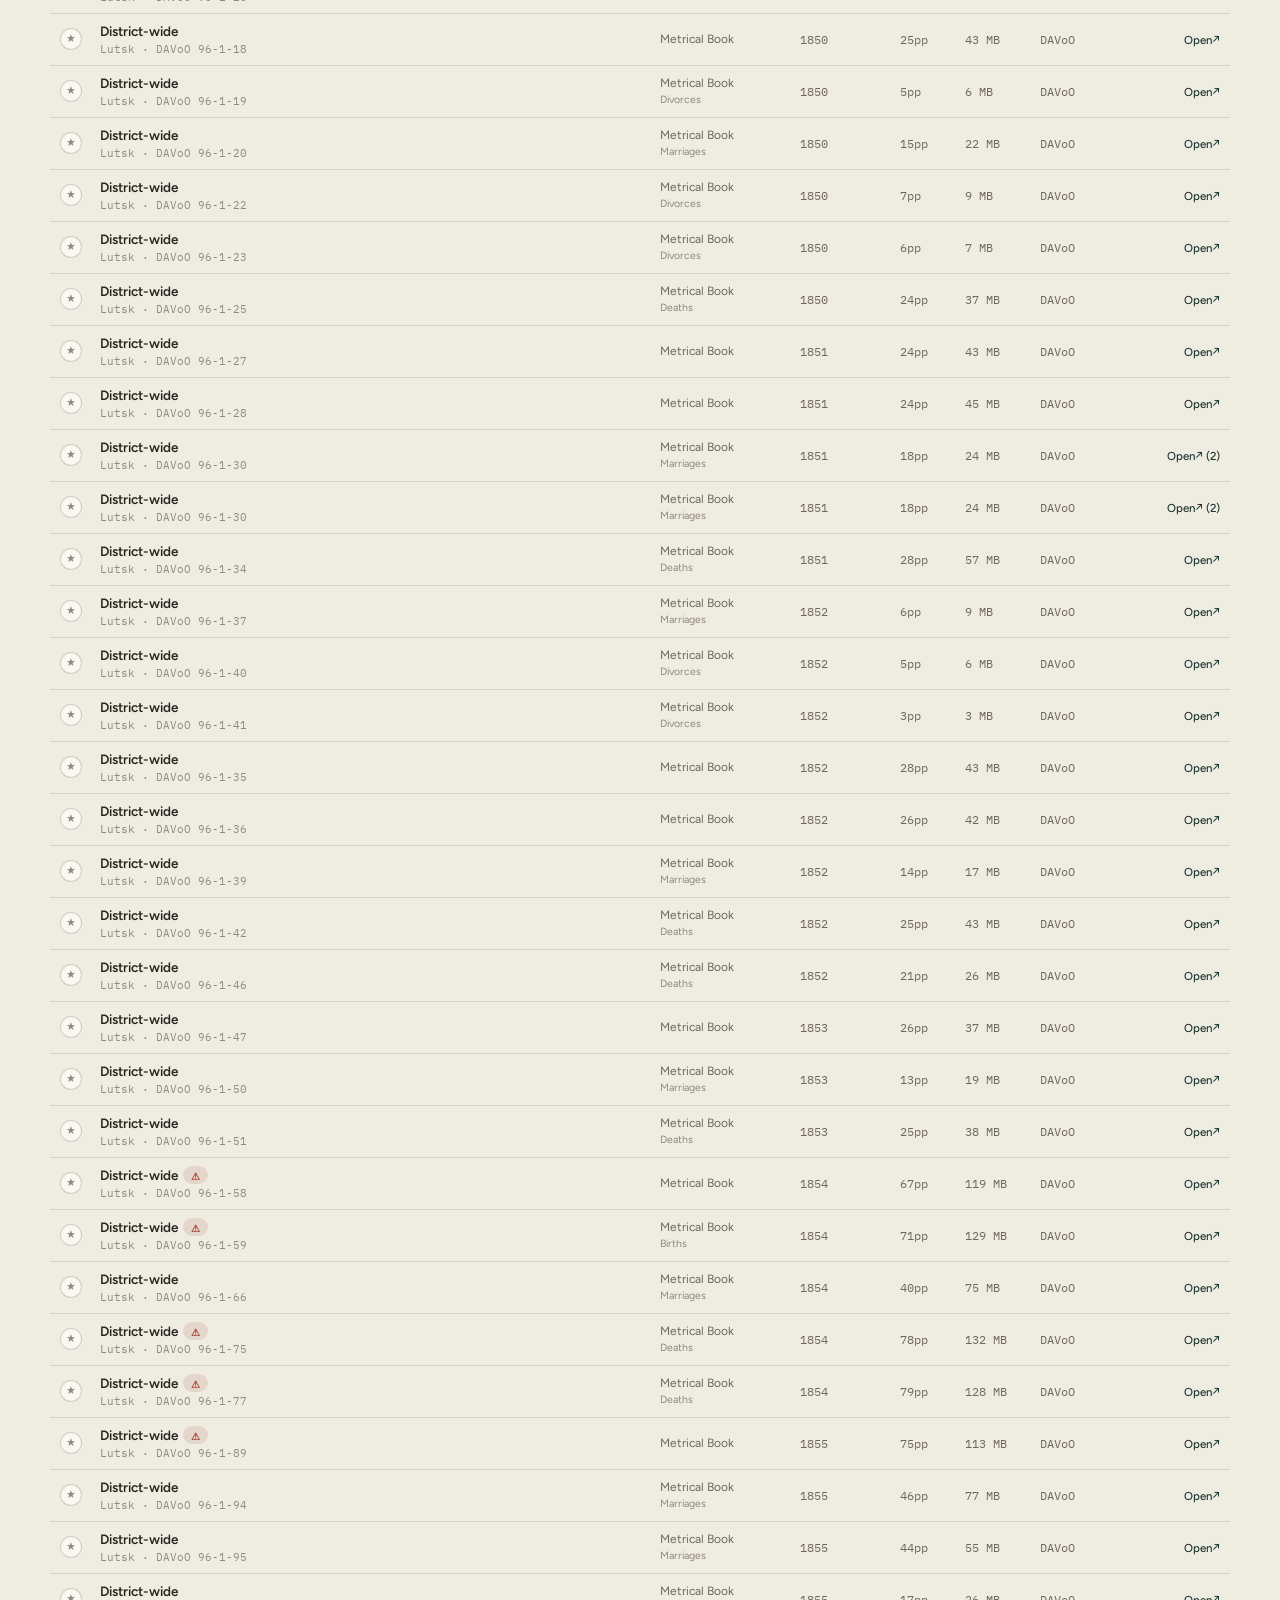
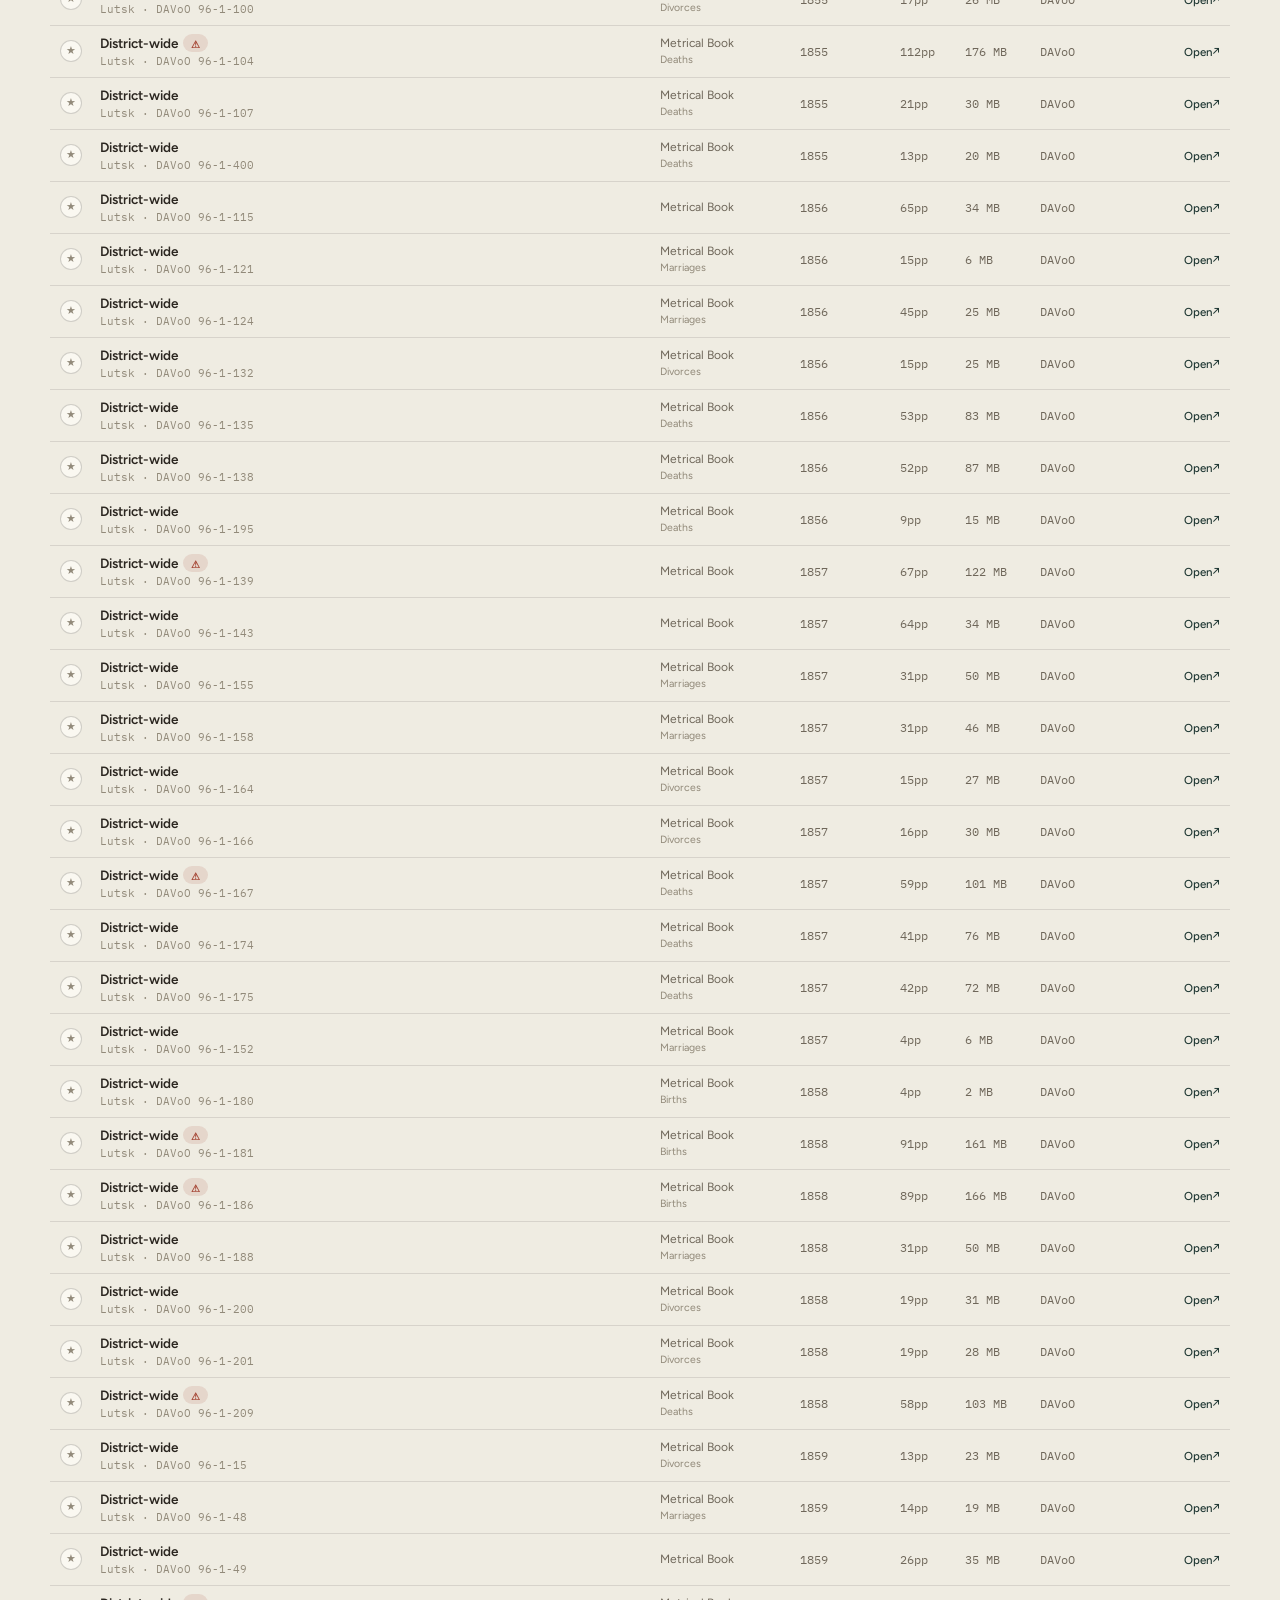
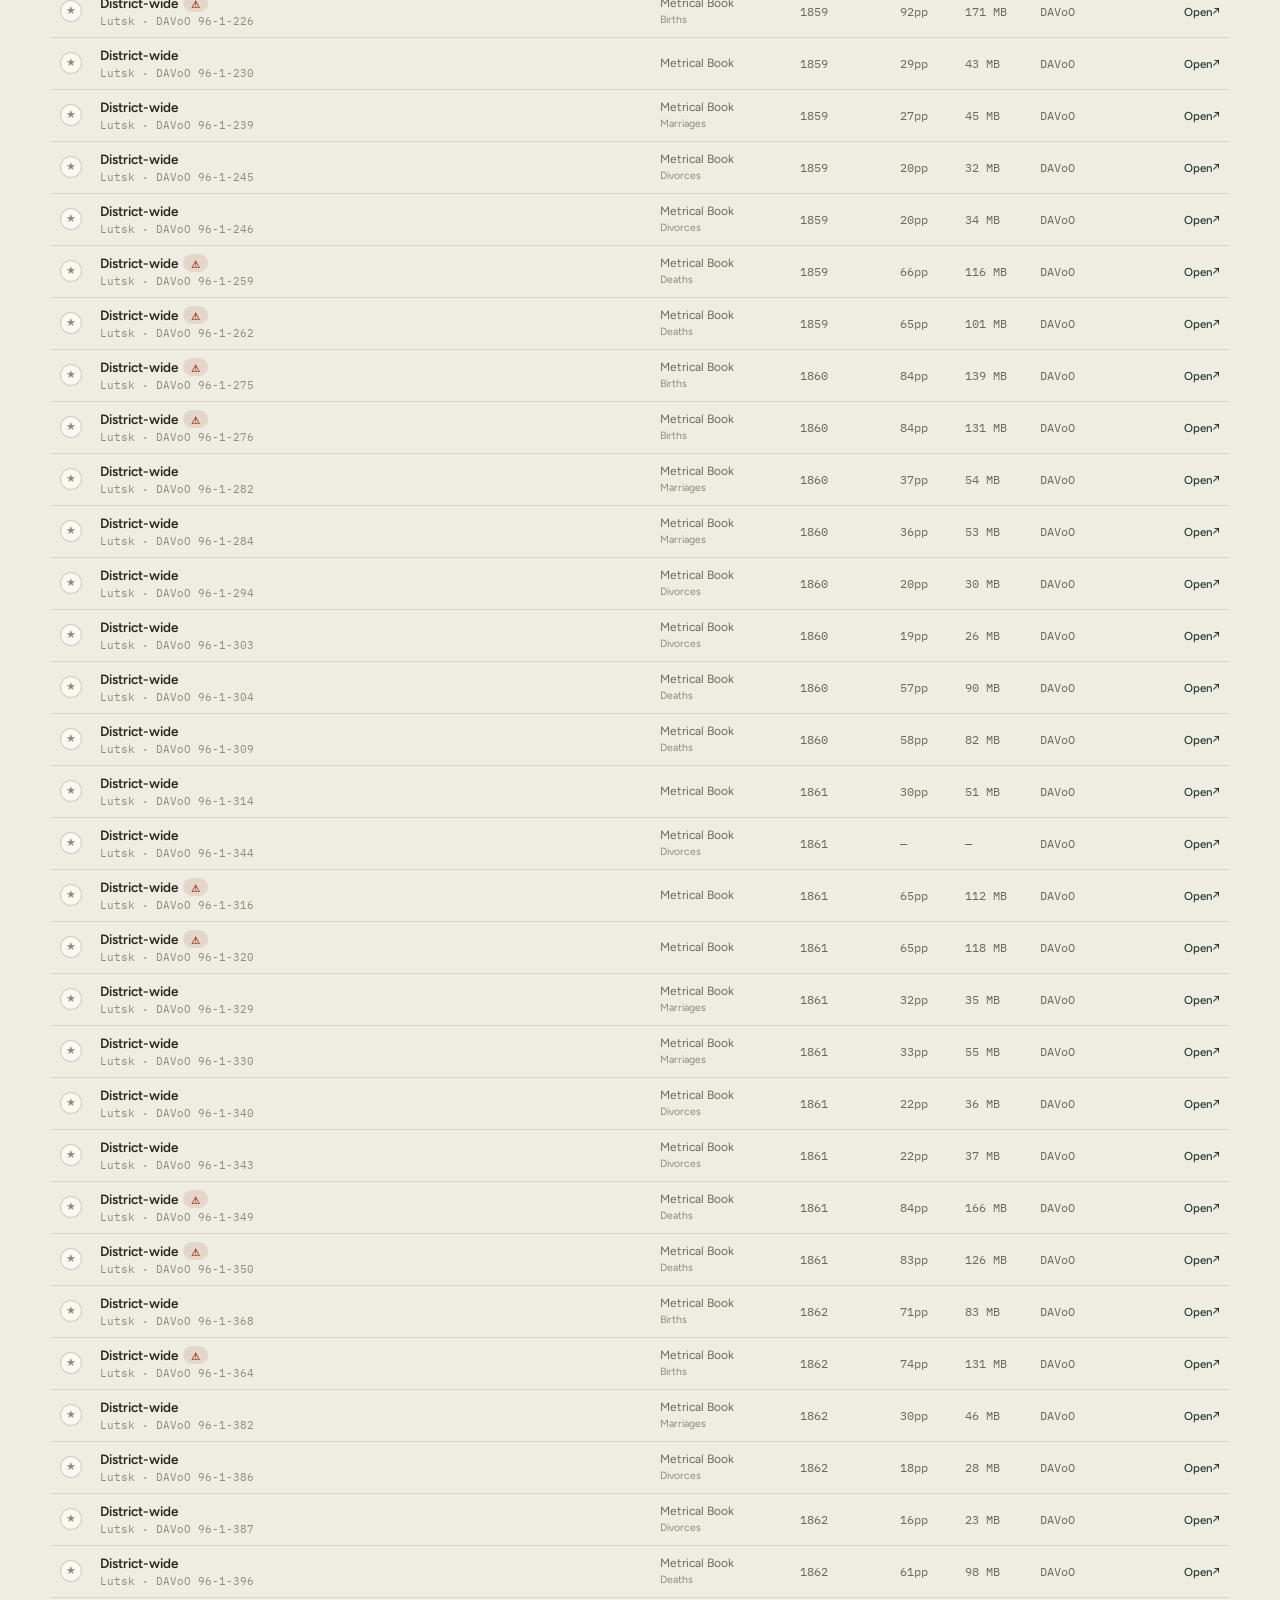
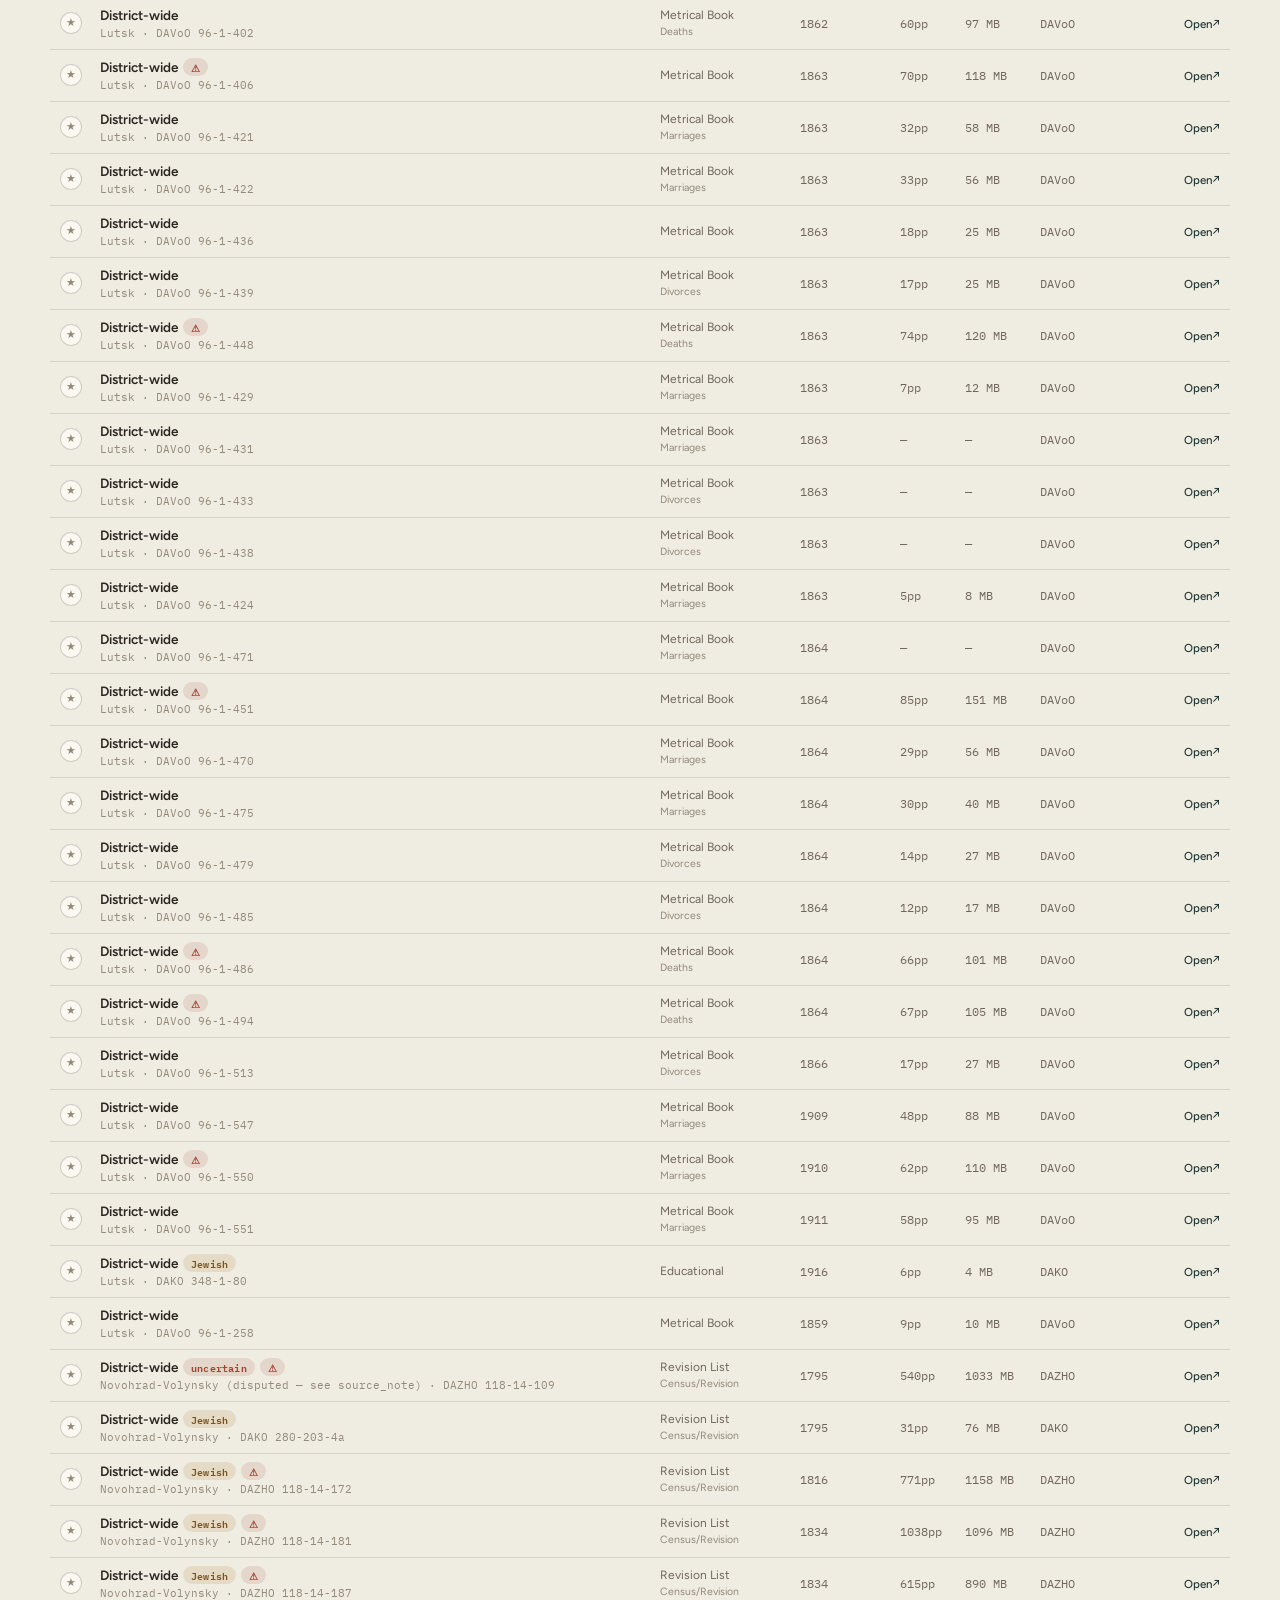
<file: preview-c/index.html>
<!DOCTYPE html>
<html lang="en">
<head>
<meta charset="UTF-8">
<meta name="viewport" content="width=device-width, initial-scale=1.0">
<title>The Volhynia Archive — Preview C: Middle Ground</title>
<link rel="stylesheet" href="https://fonts.googleapis.com/css2?family=Fraunces:opsz,wght@9..144,400;9..144,500;9..144,600;9..144,700&family=Figtree:wght@400;500;600;700&family=IBM+Plex+Mono:wght@400;500;600&display=swap">
<link rel="stylesheet" href="styles.css">
</head>
<body>

<div class="shell">

  <header class="hdr">
    <div class="hdr-top">
      <div>
        <h1>&#x1F4DC; Volhynia Jewish Archives</h1>
        <div class="sub">Records from the towns your family came from &mdash; Volyn Guberniya, Russian Empire, now Ukraine. <span class="variant-tag">Preview C &mdash; Middle Ground</span></div>
      </div>
      <button class="exportbtn" onclick="exportCSV()">&#x1F4E5; Export CSV</button>
    </div>

    <div class="searchrow">
      <span class="sicon">&#x1F50D;</span>
      <input id="q" type="search" placeholder="Search by town, district, year, or archive&hellip;" oninput="render()">
    </div>
    <div class="searchhint">Searches record descriptions and citations, not indexed personal names.</div>

    <div class="filterbar">
      <div class="ffield">
        <label>Record type</label>
        <select id="f-type" onchange="render()"><option value="">All types</option></select>
      </div>
      <div class="ffield">
        <label>Custom tag</label>
        <select id="f-tag" onchange="render()"><option value="">All tags</option></select>
      </div>
      <div class="ffield">
        <label>Year range</label>
        <div class="gp-yr">
          <input id="f-y1" type="number" placeholder="From" min="1700" max="1999" oninput="render()">
          <span>&ndash;</span>
          <input id="f-y2" type="number" placeholder="To" min="1700" max="1999" oninput="render()">
        </div>
      </div>
      <button class="gp-reset" onclick="resetAll()">&#x21BA; Reset filters</button>
    </div>

    <div class="statusline" id="statusline"></div>

    <div class="pillrow">
      <button class="pill" id="p-scanned" onclick="togglePill('scanned')">Scanned Only</button>
      <button class="pill gold" id="p-priority" onclick="togglePill('priority')">&#x26A1; Priority</button>
      <button class="pill" id="p-jewish" onclick="togglePill('jewish')">Jewish records</button>
      <button class="pill gold" id="p-star" onclick="togglePill('star')">&#x2605; My saved</button>
      <button class="pill" id="p-recent" onclick="togglePill('recent')">Added recently</button>
    </div>

    <div class="lensrow">
      <div class="segrow" id="lenstabs">
        <button class="segopt on" data-lens="town" onclick="setLens('town')">Town</button>
        <button class="segopt" data-lens="district" onclick="setLens('district')">District</button>
        <button class="segopt" data-lens="archive" onclick="setLens('archive')">Archive</button>
      </div>
      <button class="myresearchbtn" id="myresearchbtn" onclick="setLens('myresearch')">&#x2605; My Research</button>
    </div>
  </header>

  <div class="changelog" id="changelog">
    <span id="changelog-text"></span>
    <button onclick="dismissChangelog()">Dismiss</button>
  </div>

  <main id="main"></main>

</div>

<div class="toast" id="toast">Saved</div>

<script src="app.js"></script>
</body>
</html>
</file>
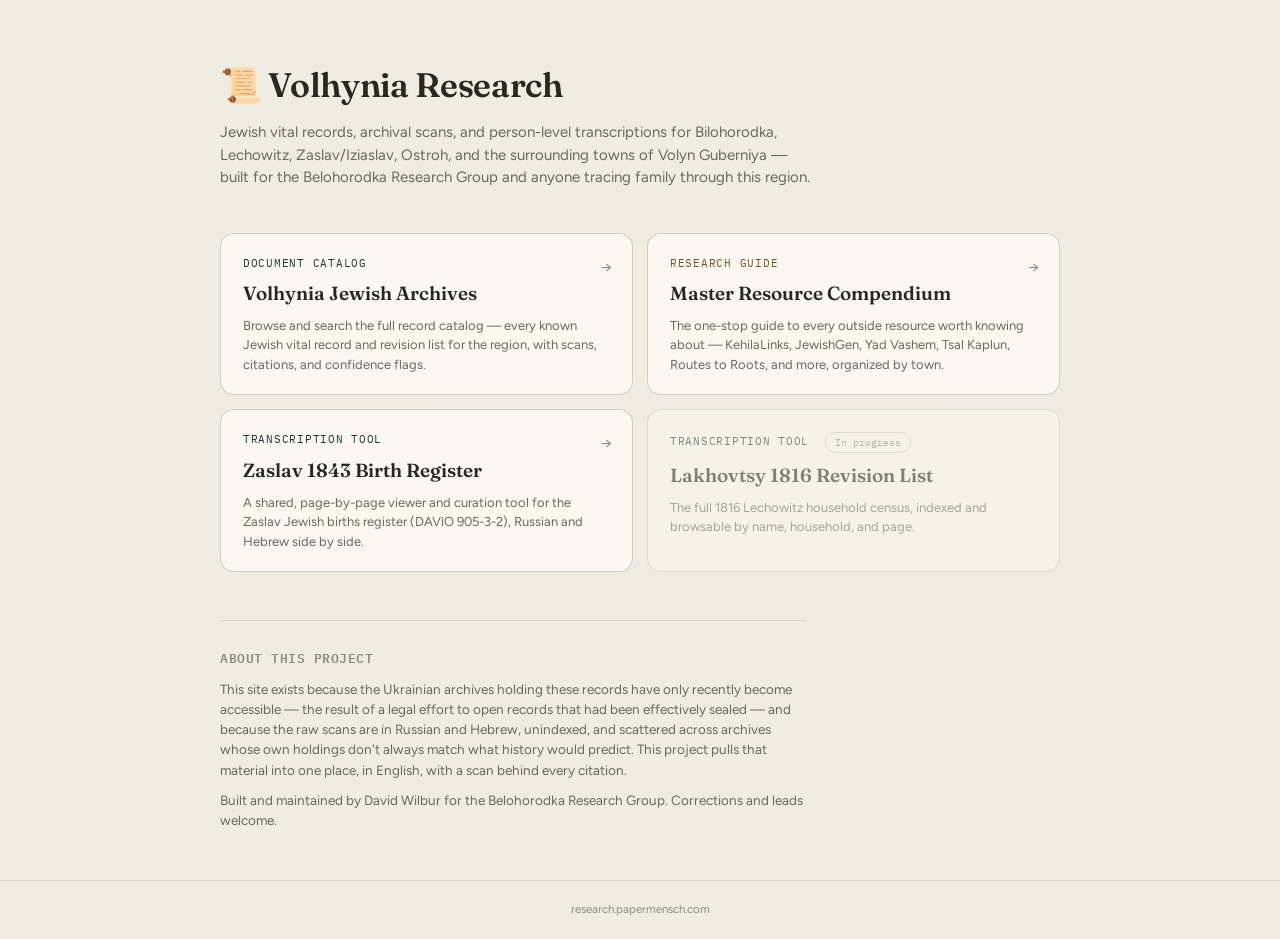
<file: home.html>
<!DOCTYPE html>
<html lang="en">
<head>
<meta charset="UTF-8">
<meta name="viewport" content="width=device-width, initial-scale=1.0">
<title>Volhynia Research</title>
<link rel="stylesheet" href="https://fonts.googleapis.com/css2?family=Fraunces:opsz,wght@9..144,400;9..144,500;9..144,600;9..144,700&family=Figtree:wght@400;500;600;700&family=IBM+Plex+Mono:wght@400;500;600&display=swap">
<style>
:root{
  --bg:#efece2; --surface:#faf8f1; --surface-2:#e4dfd0; --surface-3:#d8d2bf;
  --ink:#2b2620; --muted:#6f675a; --faint:#928a7a;
  --line:rgba(43,38,32,.12); --border:rgba(43,38,32,.20);
  --teal:#3d6b63; --teal-ink:#1f3733; --teal-soft:rgba(61,107,99,.13);
  --gold:#a97328; --gold-ink:#7a5420; --gold-soft:rgba(169,115,40,.15);
  --shadow: 0 1px 2px rgba(43,38,32,.06), 0 8px 24px -12px rgba(43,38,32,.20);
  --shadow-lg: 0 4px 8px rgba(43,38,32,.08), 0 16px 40px -16px rgba(43,38,32,.28);
}
@media (prefers-color-scheme: dark){
  :root:not([data-theme="light"]){
    --bg:#1c1a15; --surface:#242018; --surface-2:#302b21; --surface-3:#3a3428;
    --ink:#f0ebe0; --muted:#b3a996; --faint:#8b8271;
    --line:rgba(240,235,224,.12); --border:rgba(240,235,224,.20);
    --teal:#74a99d; --teal-ink:#c9e6de; --teal-soft:rgba(116,169,157,.16);
    --gold:#d9a655; --gold-ink:#f0ce97; --gold-soft:rgba(217,166,85,.16);
    --shadow: 0 1px 2px rgba(0,0,0,.3), 0 8px 24px -12px rgba(0,0,0,.5);
    --shadow-lg: 0 4px 8px rgba(0,0,0,.35), 0 16px 40px -16px rgba(0,0,0,.6);
  }
}
*{box-sizing:border-box;}
html,body{margin:0;padding:0;}
body{
  background:var(--bg); color:var(--ink);
  font-family:"Figtree",-apple-system,BlinkMacSystemFont,"Segoe UI",sans-serif;
  font-size:15px; line-height:1.5; -webkit-font-smoothing:antialiased;
  min-height:100vh; display:flex; flex-direction:column;
}
h1,h2,h3{font-family:"Fraunces",Georgia,serif;text-wrap:balance;margin:0;}
.mono{font-family:"IBM Plex Mono","SF Mono",monospace;}
a{color:var(--teal-ink);}

.shell{max-width:880px;margin:0 auto;padding:60px 20px 40px;flex:1;width:100%;}

header{margin-bottom:44px;}
header h1{font-size:34px;font-weight:600;letter-spacing:-.01em;}
header .sub{color:var(--muted);font-size:15px;margin-top:10px;max-width:60ch;}

.grid{display:grid;grid-template-columns:1fr;gap:14px;}
@media(min-width:640px){.grid{grid-template-columns:1fr 1fr;}}

.card{
  display:block; background:var(--surface); border:1px solid var(--border);
  border-radius:14px; padding:22px 22px 20px; text-decoration:none; color:inherit;
  transition:border-color .12s ease, box-shadow .12s ease; position:relative;
}
.card:hover{border-color:var(--muted); box-shadow:var(--shadow);}
.card .kicker{
  font-family:"IBM Plex Mono",monospace; font-size:10.5px; letter-spacing:.07em;
  text-transform:uppercase; color:var(--teal-ink); margin-bottom:8px; display:block;
}
.card.gold .kicker{color:var(--gold-ink);}
.card h2{font-size:19px; font-weight:600;}
.card p{font-size:13px; color:var(--muted); margin:8px 0 0;}
.card .arrow{position:absolute; top:22px; right:20px; color:var(--faint); font-size:15px;}

.card.soon{opacity:.55; cursor:default;}
.card.soon .badge{
  display:inline-block; font-family:"IBM Plex Mono",monospace; font-size:10px;
  padding:2px 9px; border-radius:999px; border:1px solid var(--border); color:var(--faint);
  margin-left:8px; vertical-align:middle; text-transform:none; letter-spacing:0;
}

.about{margin-top:48px; padding-top:28px; border-top:1px solid var(--line); font-size:13.5px; color:var(--muted); max-width:65ch;}
.about h3{font-size:13px; letter-spacing:.04em; text-transform:uppercase; font-family:"IBM Plex Mono",monospace; color:var(--faint); margin-bottom:10px; font-weight:600;}
.about p{margin:0 0 10px;}

footer{
  border-top:1px solid var(--line); padding:20px; text-align:center;
  font-size:11.5px; color:var(--faint);
}
</style>
</head>
<body>

<div class="shell">
  <header>
    <h1>&#x1F4DC; Volhynia Research</h1>
    <div class="sub">Jewish vital records, archival scans, and person-level transcriptions for Bilohorodka, Lechowitz, Zaslav/Iziaslav, Ostroh, and the surrounding towns of Volyn Guberniya &mdash; built for the Belohorodka Research Group and anyone tracing family through this region.</div>
  </header>

  <div class="grid">
    <a class="card" href="/finding-aid/">
      <span class="kicker">Document catalog</span>
      <h2>Volhynia Jewish Archives</h2>
      <p>Browse and search the full record catalog &mdash; every known Jewish vital record and revision list for the region, with scans, citations, and confidence flags.</p>
      <span class="arrow">&#x2192;</span>
    </a>

    <a class="card gold" href="/compendium/">
      <span class="kicker">Research guide</span>
      <h2>Master Resource Compendium</h2>
      <p>The one-stop guide to every outside resource worth knowing about &mdash; KehilaLinks, JewishGen, Yad Vashem, Tsal Kaplun, Routes to Roots, and more, organized by town.</p>
      <span class="arrow">&#x2192;</span>
    </a>

    <a class="card" href="/zaslav-1843/">
      <span class="kicker">Transcription tool</span>
      <h2>Zaslav 1843 Birth Register</h2>
      <p>A shared, page-by-page viewer and curation tool for the Zaslav Jewish births register (DAV&#x456;O 905-3-2), Russian and Hebrew side by side.</p>
      <span class="arrow">&#x2192;</span>
    </a>

    <div class="card soon">
      <span class="kicker">Transcription tool <span class="badge">In progress</span></span>
      <h2>Lakhovtsy 1816 Revision List</h2>
      <p>The full 1816 Lechowitz household census, indexed and browsable by name, household, and page.</p>
    </div>
  </div>

  <div class="about">
    <h3>About this project</h3>
    <p>This site exists because the Ukrainian archives holding these records have only recently become accessible &mdash; the result of a legal effort to open records that had been effectively sealed &mdash; and because the raw scans are in Russian and Hebrew, unindexed, and scattered across archives whose own holdings don't always match what history would predict. This project pulls that material into one place, in English, with a scan behind every citation.</p>
    <p>Built and maintained by David Wilbur for the Belohorodka Research Group. Corrections and leads welcome.</p>
  </div>
</div>

<footer>research.papermensch.com</footer>

</body>
</html>
</file>
<file: preview-a/styles.css>
/* ============================================================
   Volhynia Jewish Archives — "A Warmer Volhynia" design system
   Preview A: Classic Density — dense flat table, all filters on the surface.
   Same ivory/teal/gold tokens as the live nextgen build; layout/density/filter
   UI is what differs here.
   ============================================================ */

:root{
  --bg:#efece2;
  --surface:#faf8f1;
  --surface-2:#e4dfd0;
  --surface-3:#d8d2bf;
  --ink:#2b2620;
  --muted:#6f675a;
  --faint:#928a7a;
  --line:rgba(43,38,32,.12);
  --border:rgba(43,38,32,.20);
  --teal:#3d6b63;
  --teal-ink:#1f3733;
  --teal-soft:rgba(61,107,99,.13);
  --gold:#a97328;
  --gold-ink:#7a5420;
  --gold-soft:rgba(169,115,40,.15);
  --danger:#a3402f;
  --danger-soft:rgba(163,64,47,.13);
  --shadow: 0 1px 2px rgba(43,38,32,.06), 0 8px 24px -12px rgba(43,38,32,.20);
  --shadow-lg: 0 4px 8px rgba(43,38,32,.08), 0 16px 40px -16px rgba(43,38,32,.28);
}
@media (prefers-color-scheme: dark){
  :root:not([data-theme="light"]){
    --bg:#1c1a15;
    --surface:#242018;
    --surface-2:#302b21;
    --surface-3:#3a3428;
    --ink:#f0ebe0;
    --muted:#b3a996;
    --faint:#8b8271;
    --line:rgba(240,235,224,.12);
    --border:rgba(240,235,224,.20);
    --teal:#74a99d;
    --teal-ink:#c9e6de;
    --teal-soft:rgba(116,169,157,.16);
    --gold:#d9a655;
    --gold-ink:#f0ce97;
    --gold-soft:rgba(217,166,85,.16);
    --danger:#d97a63;
    --danger-soft:rgba(217,122,99,.16);
    --shadow: 0 1px 2px rgba(0,0,0,.3), 0 8px 24px -12px rgba(0,0,0,.5);
    --shadow-lg: 0 4px 8px rgba(0,0,0,.35), 0 16px 40px -16px rgba(0,0,0,.6);
  }
}
:root[data-theme="dark"]{
  --bg:#1c1a15; --surface:#242018; --surface-2:#302b21; --surface-3:#3a3428;
  --ink:#f0ebe0; --muted:#b3a996; --faint:#8b8271;
  --line:rgba(240,235,224,.12); --border:rgba(240,235,224,.20);
  --teal:#74a99d; --teal-ink:#c9e6de; --teal-soft:rgba(116,169,157,.16);
  --gold:#d9a655; --gold-ink:#f0ce97; --gold-soft:rgba(217,166,85,.16);
  --danger:#d97a63; --danger-soft:rgba(217,122,99,.16);
  --shadow: 0 1px 2px rgba(0,0,0,.3), 0 8px 24px -12px rgba(0,0,0,.5);
  --shadow-lg: 0 4px 8px rgba(0,0,0,.35), 0 16px 40px -16px rgba(0,0,0,.6);
}

*{box-sizing:border-box;}
html,body{margin:0;padding:0;height:100%;}
body{
  background:var(--bg);
  color:var(--ink);
  font-family:"Figtree",-apple-system,BlinkMacSystemFont,"Segoe UI",sans-serif;
  font-size:15px;
  line-height:1.5;
  -webkit-font-smoothing:antialiased;
}
h1,h2,h3,h4{font-family:"Fraunces",Georgia,serif;text-wrap:balance;margin:0;}
.mono{font-family:"IBM Plex Mono","SF Mono",monospace;}
a{color:var(--teal-ink,var(--teal));}
button{font:inherit;}
::selection{background:var(--gold-soft);}

.shell{max-width:1360px;margin:0 auto;padding:0 20px 80px;}

/* ---------------- header ---------------- */
.hdr{
  position:sticky; top:0; z-index:20;
  background:var(--bg);
  padding:20px 0 12px;
  border-bottom:1px solid var(--line);
  margin-bottom:14px;
}
.hdr-top{display:flex;justify-content:space-between;align-items:flex-start;gap:16px;}
.hdr h1{font-size:24px;font-weight:600;letter-spacing:-.01em;}
.hdr .sub{color:var(--muted);font-size:13px;margin-top:4px;}
.variant-tag{
  display:inline-block;margin-left:8px;font-family:"IBM Plex Mono",monospace;font-size:10px;
  letter-spacing:.05em;text-transform:uppercase;color:var(--teal-ink,var(--teal));
  background:var(--teal-soft);padding:2px 8px;border-radius:999px;
}
.exportbtn{
  flex:none;border:1px solid var(--border);background:var(--surface);border-radius:8px;
  padding:8px 14px;font-size:12.5px;cursor:pointer;color:var(--ink);white-space:nowrap;
}
.exportbtn:hover{border-color:var(--muted);}

.searchrow{margin-top:12px;position:relative;max-width:420px;}
.searchrow input{
  width:100%;height:32px;border-radius:8px;border:1px solid var(--border);
  background:var(--surface);color:var(--ink);padding:0 12px 0 32px;font-size:12.5px;
  font-family:"Figtree",sans-serif;
}
.searchrow input::placeholder{color:var(--faint);}
.searchrow input:focus{outline:2px solid var(--teal);outline-offset:1px;}
.searchrow .sicon{position:absolute;left:11px;top:50%;transform:translateY(-50%);color:var(--faint);font-size:12px;pointer-events:none;}
.searchhint{font-size:11px;color:var(--faint);margin-top:4px;}

/* ---------------- filter bar: dropdowns always visible ---------------- */
.filterbar{
  display:flex;flex-wrap:wrap;gap:12px;align-items:flex-end;
  margin-top:14px;padding:10px 12px;background:var(--surface);
  border:1px solid var(--border);border-radius:10px;
}
.ffield{display:flex;flex-direction:column;gap:3px;}
.ffield label{font-size:10.5px;font-weight:600;color:var(--faint);text-transform:uppercase;letter-spacing:.04em;}
.ffield select,.ffield input{
  height:30px;border-radius:6px;border:1px solid var(--border);background:var(--surface-2);
  color:var(--ink);padding:0 8px;font-size:12.5px;font-family:"Figtree",sans-serif;min-width:130px;
}
.gp-yr{display:flex;gap:5px;align-items:center;}
.gp-yr input{width:64px;min-width:0;}
.gp-reset{
  height:30px;padding:0 12px;border-radius:6px;
  border:1px solid var(--border);background:none;color:var(--muted);font-size:12px;cursor:pointer;
  align-self:flex-end;
}
.gp-reset:hover{color:var(--ink);}

.statusline{
  margin-top:10px;font-size:13px;color:var(--muted);
  display:flex;flex-wrap:wrap;align-items:center;gap:8px;
}
.statusline .dot{width:7px;height:7px;border-radius:50%;background:var(--teal);flex:none;}
.statusline b{color:var(--ink);font-weight:600;}
.statusline .esc{
  color:var(--teal-ink,var(--teal));text-decoration:underline;text-underline-offset:2px;
  cursor:pointer;background:none;border:0;padding:0;font:inherit;
}

/* ---------------- toggle buttons: all 5 always visible ---------------- */
.togglebar{display:flex;gap:8px;margin-top:10px;flex-wrap:wrap;align-items:center;}
.pill{
  border:1px solid var(--border);background:var(--surface);color:var(--ink);
  border-radius:999px;padding:6px 13px;font-size:12.5px;cursor:pointer;
  display:inline-flex;align-items:center;gap:6px;
}
.pill:hover{border-color:var(--muted);}
.pill.on{background:var(--teal-soft);border-color:transparent;color:var(--teal-ink,var(--teal));font-weight:500;}
.pill.gold.on{background:var(--gold-soft);color:var(--gold-ink,var(--gold));}

/* ---------------- column header ---------------- */
.colhead{
  display:grid;grid-template-columns:30px minmax(200px,1.6fr) 130px 90px 55px 65px 80px 90px;
  gap:10px;padding:8px 12px;margin-top:12px;align-items:center;
  border-bottom:1px solid var(--border);font-family:"IBM Plex Mono",monospace;
  font-size:10px;letter-spacing:.05em;text-transform:uppercase;color:var(--faint);
  position:sticky;top:186px;background:var(--bg);z-index:10;
}
.colhead .ch{cursor:pointer;user-select:none;display:flex;align-items:center;gap:3px;}
.colhead .ch:hover{color:var(--muted);}
.colhead .ch.active{color:var(--teal-ink,var(--teal));}
.colhead .chstar,.colhead .chscan{cursor:default;}

/* ---------------- table rows ---------------- */
.rrow{
  border-bottom:1px solid var(--line);cursor:pointer;
}
.rrow:hover .rrow-main{background:var(--surface-2);}
.rrow.expanded{background:var(--surface);}
.rrow.expanded .rrow-main{background:var(--surface-2);}
.rrow-main{
  display:grid;grid-template-columns:30px minmax(200px,1.6fr) 130px 90px 55px 65px 80px 90px;
  gap:10px;align-items:center;padding:7px 12px;
}
.starbtn{
  flex:none;width:22px;height:22px;border-radius:50%;border:1px solid var(--border);
  background:var(--surface);color:var(--faint);cursor:pointer;font-size:11px;
  display:flex;align-items:center;justify-content:center;
}
.starbtn.on{color:var(--gold);border-color:transparent;background:var(--gold-soft);}
.rc-loc{min-width:0;}
.rc-town{font-weight:600;font-size:13.5px;display:flex;align-items:center;gap:5px;flex-wrap:wrap;}
.rc-cite{font-size:10.5px;color:var(--faint);margin-top:1px;}
.rc-type{font-size:12px;color:var(--muted);}
.rc-type .subtype{display:block;font-size:10.5px;color:var(--faint);}
.rc-years,.rc-pages,.rc-size,.rc-archive{font-size:11.5px;color:var(--muted);}
.rc-scan{text-align:right;}
.openscan{
  font-size:11.5px;color:var(--teal-ink,var(--teal));text-decoration:none;font-weight:500;
  display:inline-flex;align-items:center;gap:3px;white-space:nowrap;
}
.openscan:hover{text-decoration:underline;}

.badge{
  font-family:"IBM Plex Mono",monospace;font-size:9.5px;letter-spacing:.02em;
  padding:1px 7px;border-radius:999px;border:1px solid var(--border);color:var(--muted);
  display:inline-flex;align-items:center;gap:3px;white-space:nowrap;
}
.badge.scan{border-color:transparent;background:var(--teal-soft);color:var(--teal-ink,var(--teal));}
.badge.lead{border-color:transparent;background:var(--surface-2);color:var(--faint);}
.badge.jewish{border-color:transparent;background:var(--gold-soft);color:var(--gold-ink,var(--gold));}
.badge.uncertain{border-color:transparent;background:var(--danger-soft);color:var(--danger);}
.badge.priority{border-color:transparent;background:var(--gold-soft);color:var(--gold-ink,var(--gold));}
.badge.new{border-color:transparent;background:var(--teal-soft);color:var(--teal-ink,var(--teal));}
.badge.warn{border-color:transparent;background:var(--danger-soft);color:var(--danger);}
.tag-chip{font-size:10.5px;padding:2px 9px;border-radius:999px;border:1px solid;white-space:nowrap;}
.rtags{display:flex;gap:5px;flex-wrap:wrap;}

.copybtn{
  font-size:11px;padding:4px 10px;border-radius:6px;border:1px solid var(--border);
  background:var(--surface-2);color:var(--muted);cursor:pointer;margin-left:8px;
}
.copybtn:hover{color:var(--ink);}

.emptystate{
  text-align:center;padding:60px 20px;color:var(--muted);
}
.emptystate h3{font-size:18px;font-weight:600;color:var(--ink);margin-bottom:8px;}

/* ---------------- expanded detail panel ---------------- */
.rdetail{
  padding:14px 16px 18px 44px;background:var(--surface);
  border-top:1px dashed var(--border);
  display:grid;grid-template-columns:1fr;gap:18px;
}
@media(min-width:760px){.rdetail{grid-template-columns:1fr 1fr;}}
.rdetail h5{
  font-family:"IBM Plex Mono",monospace;font-size:10.5px;letter-spacing:.06em;text-transform:uppercase;
  color:var(--faint);margin-bottom:8px;
}
.rdetail h5:not(:first-child){margin-top:16px;}
.scanlink-item{margin-bottom:6px;}
.citebox{
  font-family:"IBM Plex Mono",monospace;font-size:12.5px;background:var(--surface-2);
  border-radius:7px;padding:9px 11px;
  display:flex;justify-content:space-between;align-items:center;gap:10px;flex-wrap:wrap;
}
.archnote{
  margin-top:8px;font-size:12px;padding:8px 11px;border-radius:7px;
  background:var(--gold-soft);color:var(--gold-ink,var(--gold));
}
.sourcenote{
  margin-top:8px;font-size:12px;padding:8px 11px;border-radius:7px;
  background:var(--danger-soft);color:var(--danger);
}
.detailfield{margin-top:8px;font-size:12px;color:var(--muted);}
.actbtns{display:flex;flex-wrap:wrap;gap:8px;margin-top:10px;}
.actbtn{
  font-size:11.5px;padding:6px 11px;border-radius:7px;border:1px solid var(--border);
  background:var(--surface-2);color:var(--ink);text-decoration:none;
}
.hwselect{
  height:30px;border-radius:6px;border:1px solid var(--border);background:var(--surface-2);
  color:var(--ink);padding:0 8px;font-size:12px;margin-top:4px;
}
.statusselect{
  height:28px;border-radius:6px;border:1px solid var(--border);background:var(--surface-2);
  color:var(--ink);font-size:11.5px;padding:0 8px;font-family:"Figtree",sans-serif;margin-top:2px;
}
.gp-field{display:flex;flex-direction:column;gap:4px;}
.tagpicker{display:flex;flex-wrap:wrap;gap:6px;margin-top:6px;}
.tagchipbtn{
  font-size:11.5px;padding:4px 11px;border-radius:999px;border:1px solid var(--border);
  background:var(--surface-2);color:var(--muted);cursor:pointer;
}
.tagchipbtn.tagnew{border-style:dashed;}
.noteentry{
  background:var(--surface-2);border-radius:8px;padding:9px 11px;margin-top:6px;font-size:12.5px;
}
.noteauthor{display:block;font-weight:600;font-size:11px;color:var(--teal-ink,var(--teal));margin-bottom:3px;}
.notesta{
  width:100%;min-height:56px;border-radius:7px;border:1px solid var(--border);
  background:var(--surface);color:var(--ink);padding:8px;font-size:12.5px;font-family:"Figtree",sans-serif;
  resize:vertical;
}

/* ---------------- changelog banner ---------------- */
.changelog{
  display:none;background:var(--gold-soft);border:1px solid transparent;border-radius:10px;
  padding:11px 16px;margin-bottom:14px;font-size:13px;align-items:center;justify-content:space-between;gap:12px;
}
.changelog.show{display:flex;}
.changelog button{
  border:1px solid var(--border);background:var(--surface);border-radius:7px;padding:5px 12px;
  font-size:12px;cursor:pointer;flex:none;color:var(--ink);
}

/* ---------------- saved toast ---------------- */
.toast{
  position:fixed;bottom:22px;left:50%;transform:translateX(-50%) translateY(20px);
  background:var(--ink);color:var(--bg);padding:9px 18px;border-radius:999px;font-size:12.5px;
  opacity:0;pointer-events:none;transition:opacity .2s ease, transform .2s ease;z-index:50;
}
.toast.on{opacity:1;transform:translateX(-50%) translateY(0);}

::-webkit-scrollbar{width:10px;height:10px;}
::-webkit-scrollbar-thumb{background:var(--surface-3);border-radius:99px;}

@media(max-width:900px){
  .colhead,.rrow-main{grid-template-columns:26px minmax(140px,1fr) 90px 60px 70px;}
  .rc-pages,.rc-size,.colhead .ch[onclick*="'pages'"],.colhead .ch[onclick*="'size'"]{display:none;}
}
@media(max-width:560px){
  .filterbar{flex-direction:column;align-items:stretch;}
  .ffield select,.ffield input{width:100%;}
}
</file>
<file: preview-c/styles.css>
/* ============================================================
   Volhynia Jewish Archives — "A Warmer Volhynia" design system
   Preview C: Middle Ground — Town/District/Archive lens tabs (kept from
   nextgen) but each group renders as dense table-ish rows (classic's
   density) instead of padded cards. No settings gear panel.
   ============================================================ */

:root{
  --bg:#efece2;
  --surface:#faf8f1;
  --surface-2:#e4dfd0;
  --surface-3:#d8d2bf;
  --ink:#2b2620;
  --muted:#6f675a;
  --faint:#928a7a;
  --line:rgba(43,38,32,.12);
  --border:rgba(43,38,32,.20);
  --teal:#3d6b63;
  --teal-ink:#1f3733;
  --teal-soft:rgba(61,107,99,.13);
  --gold:#a97328;
  --gold-ink:#7a5420;
  --gold-soft:rgba(169,115,40,.15);
  --danger:#a3402f;
  --danger-soft:rgba(163,64,47,.13);
  --shadow: 0 1px 2px rgba(43,38,32,.06), 0 8px 24px -12px rgba(43,38,32,.20);
  --shadow-lg: 0 4px 8px rgba(43,38,32,.08), 0 16px 40px -16px rgba(43,38,32,.28);
}
@media (prefers-color-scheme: dark){
  :root:not([data-theme="light"]){
    --bg:#1c1a15;
    --surface:#242018;
    --surface-2:#302b21;
    --surface-3:#3a3428;
    --ink:#f0ebe0;
    --muted:#b3a996;
    --faint:#8b8271;
    --line:rgba(240,235,224,.12);
    --border:rgba(240,235,224,.20);
    --teal:#74a99d;
    --teal-ink:#c9e6de;
    --teal-soft:rgba(116,169,157,.16);
    --gold:#d9a655;
    --gold-ink:#f0ce97;
    --gold-soft:rgba(217,166,85,.16);
    --danger:#d97a63;
    --danger-soft:rgba(217,122,99,.16);
    --shadow: 0 1px 2px rgba(0,0,0,.3), 0 8px 24px -12px rgba(0,0,0,.5);
    --shadow-lg: 0 4px 8px rgba(0,0,0,.35), 0 16px 40px -16px rgba(0,0,0,.6);
  }
}
:root[data-theme="dark"]{
  --bg:#1c1a15; --surface:#242018; --surface-2:#302b21; --surface-3:#3a3428;
  --ink:#f0ebe0; --muted:#b3a996; --faint:#8b8271;
  --line:rgba(240,235,224,.12); --border:rgba(240,235,224,.20);
  --teal:#74a99d; --teal-ink:#c9e6de; --teal-soft:rgba(116,169,157,.16);
  --gold:#d9a655; --gold-ink:#f0ce97; --gold-soft:rgba(217,166,85,.16);
  --danger:#d97a63; --danger-soft:rgba(217,122,99,.16);
  --shadow: 0 1px 2px rgba(0,0,0,.3), 0 8px 24px -12px rgba(0,0,0,.5);
  --shadow-lg: 0 4px 8px rgba(0,0,0,.35), 0 16px 40px -16px rgba(0,0,0,.6);
}

*{box-sizing:border-box;}
html,body{margin:0;padding:0;height:100%;}
body{
  background:var(--bg);
  color:var(--ink);
  font-family:"Figtree",-apple-system,BlinkMacSystemFont,"Segoe UI",sans-serif;
  font-size:15px;
  line-height:1.5;
  -webkit-font-smoothing:antialiased;
}
h1,h2,h3,h4{font-family:"Fraunces",Georgia,serif;text-wrap:balance;margin:0;}
.mono{font-family:"IBM Plex Mono","SF Mono",monospace;}
a{color:var(--teal-ink,var(--teal));}
button{font:inherit;}
::selection{background:var(--gold-soft);}

.shell{max-width:1220px;margin:0 auto;padding:0 20px 80px;}

/* ---------------- header ---------------- */
.hdr{
  position:sticky; top:0; z-index:20;
  background:var(--bg);
  padding:20px 0 12px;
  border-bottom:1px solid var(--line);
  margin-bottom:14px;
}
.hdr-top{display:flex;justify-content:space-between;align-items:flex-start;gap:16px;}
.hdr h1{font-size:24px;font-weight:600;letter-spacing:-.01em;}
.hdr .sub{color:var(--muted);font-size:13px;margin-top:4px;}
.variant-tag{
  display:inline-block;margin-left:8px;font-family:"IBM Plex Mono",monospace;font-size:10px;
  letter-spacing:.05em;text-transform:uppercase;color:var(--teal-ink,var(--teal));
  background:var(--teal-soft);padding:2px 8px;border-radius:999px;
}
.exportbtn{
  flex:none;border:1px solid var(--border);background:var(--surface);border-radius:8px;
  padding:8px 14px;font-size:12.5px;cursor:pointer;color:var(--ink);white-space:nowrap;
}
.exportbtn:hover{border-color:var(--muted);}

.searchrow{margin-top:12px;position:relative;max-width:420px;}
.searchrow input{
  width:100%;height:32px;border-radius:8px;border:1px solid var(--border);
  background:var(--surface);color:var(--ink);padding:0 12px 0 32px;font-size:12.5px;
  font-family:"Figtree",sans-serif;
}
.searchrow input::placeholder{color:var(--faint);}
.searchrow input:focus{outline:2px solid var(--teal);outline-offset:1px;}
.searchrow .sicon{position:absolute;left:11px;top:50%;transform:translateY(-50%);color:var(--faint);font-size:12px;pointer-events:none;}
.searchhint{font-size:11px;color:var(--faint);margin-top:4px;}

/* ---------------- filter bar (replaces the gear panel) ---------------- */
.filterbar{
  display:flex;flex-wrap:wrap;gap:10px;align-items:flex-end;
  margin-top:12px;padding:9px 11px;background:var(--surface);
  border:1px solid var(--border);border-radius:10px;
}
.ffield{display:flex;flex-direction:column;gap:3px;}
.ffield label{font-size:10.5px;font-weight:600;color:var(--faint);text-transform:uppercase;letter-spacing:.04em;}
.ffield select,.ffield input{
  height:29px;border-radius:6px;border:1px solid var(--border);background:var(--surface-2);
  color:var(--ink);padding:0 8px;font-size:12.5px;font-family:"Figtree",sans-serif;min-width:130px;
}
.gp-yr{display:flex;gap:5px;align-items:center;}
.gp-yr input{width:64px;min-width:0;}
.gp-reset{
  height:29px;padding:0 12px;border-radius:6px;
  border:1px solid var(--border);background:none;color:var(--muted);font-size:12px;cursor:pointer;
  align-self:flex-end;
}
.gp-reset:hover{color:var(--ink);}
.gp-field{display:flex;flex-direction:column;gap:4px;}

.statusline{
  margin-top:10px;font-size:13px;color:var(--muted);
  display:flex;flex-wrap:wrap;align-items:center;gap:8px;
}
.statusline .dot{width:7px;height:7px;border-radius:50%;background:var(--teal);flex:none;}
.statusline b{color:var(--ink);font-weight:600;}
.statusline .esc{
  color:var(--teal-ink,var(--teal));text-decoration:underline;text-underline-offset:2px;
  cursor:pointer;background:none;border:0;padding:0;font:inherit;
}

.pillrow{display:flex;gap:7px;margin-top:10px;flex-wrap:wrap;align-items:center;}
.pill{
  border:1px solid var(--border);background:var(--surface);color:var(--ink);
  border-radius:999px;padding:6px 12px;font-size:12px;cursor:pointer;
  display:inline-flex;align-items:center;gap:6px;
}
.pill:hover{border-color:var(--muted);}
.pill.on{background:var(--teal-soft);border-color:transparent;color:var(--teal-ink,var(--teal));font-weight:500;}
.pill.gold.on{background:var(--gold-soft);color:var(--gold-ink,var(--gold));}

.lensrow{
  display:flex;justify-content:space-between;align-items:center;gap:12px;
  margin-top:12px;flex-wrap:wrap;
}
.segrow{display:flex;background:var(--surface-2);border-radius:9px;padding:3px;width:fit-content;}
.segopt{
  padding:6px 14px;border-radius:7px;font-size:12.5px;font-weight:500;cursor:pointer;
  color:var(--muted);border:0;background:none;font-family:"Figtree",sans-serif;
}
.segopt.on{background:var(--surface);color:var(--ink);box-shadow:0 1px 3px rgba(0,0,0,.12);}
.myresearchbtn{
  padding:6px 14px;border-radius:9px;font-size:12.5px;font-weight:500;cursor:pointer;
  color:var(--muted);border:1px solid var(--border);background:var(--surface);
  display:inline-flex;align-items:center;gap:6px;
}
.myresearchbtn.on{background:var(--gold-soft);border-color:transparent;color:var(--gold-ink,var(--gold));}

/* ---------------- changelog banner ---------------- */
.changelog{
  display:none;background:var(--gold-soft);border:1px solid transparent;border-radius:10px;
  padding:10px 14px;margin-bottom:12px;font-size:13px;align-items:center;justify-content:space-between;gap:12px;
}
.changelog.show{display:flex;}
.changelog button{
  border:1px solid var(--border);background:var(--surface);border-radius:7px;padding:5px 12px;
  font-size:12px;cursor:pointer;flex:none;color:var(--ink);
}

/* ---------------- group headers ---------------- */
.grouphead{
  font-family:"IBM Plex Mono",monospace;font-size:10.5px;letter-spacing:.05em;text-transform:uppercase;
  color:var(--muted);margin:20px 0 4px;display:flex;align-items:baseline;gap:8px;
}
.grouphead:first-child{margin-top:12px;}
.grouphead .n{color:var(--faint);}

.emptystate{
  text-align:center;padding:60px 20px;color:var(--muted);
}
.emptystate h3{font-size:18px;font-weight:600;color:var(--ink);margin-bottom:8px;}

.myrhdr{margin:14px 0 4px;}

/* ---------------- column header ---------------- */
.colhead{
  display:grid;grid-template-columns:30px minmax(200px,1.6fr) 130px 90px 55px 65px 80px 90px;
  gap:10px;padding:6px 10px;margin-top:4px;align-items:center;
  border-bottom:1px solid var(--border);font-family:"IBM Plex Mono",monospace;
  font-size:10px;letter-spacing:.05em;text-transform:uppercase;color:var(--faint);
}
.colhead .ch{cursor:pointer;user-select:none;display:flex;align-items:center;gap:3px;}
.colhead .ch:hover{color:var(--muted);}
.colhead .ch.active{color:var(--teal-ink,var(--teal));}
.colhead .chstar,.colhead .chscan{cursor:default;}

/* ---------------- table rows ---------------- */
.rrow{
  border-bottom:1px solid var(--line);cursor:pointer;
}
.rrow:hover .rrow-main{background:var(--surface-2);}
.rrow.expanded{background:var(--surface);}
.rrow.expanded .rrow-main{background:var(--surface-2);}
.rrow-main{
  display:grid;grid-template-columns:30px minmax(200px,1.6fr) 130px 90px 55px 65px 80px 90px;
  gap:10px;align-items:center;padding:7px 10px;
}
.starbtn{
  flex:none;width:22px;height:22px;border-radius:50%;border:1px solid var(--border);
  background:var(--surface);color:var(--faint);cursor:pointer;font-size:11px;
  display:flex;align-items:center;justify-content:center;
}
.starbtn.on{color:var(--gold);border-color:transparent;background:var(--gold-soft);}
.rc-loc{min-width:0;}
.rc-town{font-weight:600;font-size:13.5px;display:flex;align-items:center;gap:5px;flex-wrap:wrap;}
.rc-cite{font-size:10.5px;color:var(--faint);margin-top:1px;}
.rc-type{font-size:12px;color:var(--muted);}
.rc-type .subtype{display:block;font-size:10.5px;color:var(--faint);}
.rc-years,.rc-pages,.rc-size,.rc-archive{font-size:11.5px;color:var(--muted);}
.rc-scan{text-align:right;}
.openscan{
  font-size:11.5px;color:var(--teal-ink,var(--teal));text-decoration:none;font-weight:500;
  display:inline-flex;align-items:center;gap:3px;white-space:nowrap;
}
.openscan:hover{text-decoration:underline;}

.badge{
  font-family:"IBM Plex Mono",monospace;font-size:9.5px;letter-spacing:.02em;
  padding:1px 7px;border-radius:999px;border:1px solid var(--border);color:var(--muted);
  display:inline-flex;align-items:center;gap:3px;white-space:nowrap;
}
.badge.scan{border-color:transparent;background:var(--teal-soft);color:var(--teal-ink,var(--teal));}
.badge.lead{border-color:transparent;background:var(--surface-2);color:var(--faint);}
.badge.jewish{border-color:transparent;background:var(--gold-soft);color:var(--gold-ink,var(--gold));}
.badge.uncertain{border-color:transparent;background:var(--danger-soft);color:var(--danger);}
.badge.priority{border-color:transparent;background:var(--gold-soft);color:var(--gold-ink,var(--gold));}
.badge.new{border-color:transparent;background:var(--teal-soft);color:var(--teal-ink,var(--teal));}
.badge.warn{border-color:transparent;background:var(--danger-soft);color:var(--danger);}
.tag-chip{font-size:10.5px;padding:2px 9px;border-radius:999px;border:1px solid;white-space:nowrap;}
.rtags{display:flex;gap:5px;flex-wrap:wrap;}

.copybtn{
  font-size:11px;padding:4px 10px;border-radius:6px;border:1px solid var(--border);
  background:var(--surface-2);color:var(--muted);cursor:pointer;margin-left:8px;
}
.copybtn:hover{color:var(--ink);}

/* ---------------- expanded detail panel ---------------- */
.rdetail{
  padding:14px 16px 18px 44px;background:var(--surface);
  border-top:1px dashed var(--border);
  display:grid;grid-template-columns:1fr;gap:18px;
}
@media(min-width:760px){.rdetail{grid-template-columns:1fr 1fr;}}
.rdetail h5{
  font-family:"IBM Plex Mono",monospace;font-size:10.5px;letter-spacing:.06em;text-transform:uppercase;
  color:var(--faint);margin-bottom:8px;
}
.rdetail h5:not(:first-child){margin-top:16px;}
.scanlink-item{margin-bottom:6px;}
.citebox{
  font-family:"IBM Plex Mono",monospace;font-size:12.5px;background:var(--surface-2);
  border-radius:7px;padding:9px 11px;
  display:flex;justify-content:space-between;align-items:center;gap:10px;flex-wrap:wrap;
}
.archnote{
  margin-top:8px;font-size:12px;padding:8px 11px;border-radius:7px;
  background:var(--gold-soft);color:var(--gold-ink,var(--gold));
}
.sourcenote{
  margin-top:8px;font-size:12px;padding:8px 11px;border-radius:7px;
  background:var(--danger-soft);color:var(--danger);
}
.detailfield{margin-top:8px;font-size:12px;color:var(--muted);}
.actbtns{display:flex;flex-wrap:wrap;gap:8px;margin-top:10px;}
.actbtn{
  font-size:11.5px;padding:6px 11px;border-radius:7px;border:1px solid var(--border);
  background:var(--surface-2);color:var(--ink);text-decoration:none;
}
.hwselect{
  height:30px;border-radius:6px;border:1px solid var(--border);background:var(--surface-2);
  color:var(--ink);padding:0 8px;font-size:12px;margin-top:4px;
}
.statusselect{
  height:28px;border-radius:6px;border:1px solid var(--border);background:var(--surface-2);
  color:var(--ink);font-size:11.5px;padding:0 8px;font-family:"Figtree",sans-serif;margin-top:2px;
}
.tagpicker{display:flex;flex-wrap:wrap;gap:6px;margin-top:6px;}
.tagchipbtn{
  font-size:11.5px;padding:4px 11px;border-radius:999px;border:1px solid var(--border);
  background:var(--surface-2);color:var(--muted);cursor:pointer;
}
.tagchipbtn.tagnew{border-style:dashed;}
.noteentry{
  background:var(--surface-2);border-radius:8px;padding:9px 11px;margin-top:6px;font-size:12.5px;
}
.noteauthor{display:block;font-weight:600;font-size:11px;color:var(--teal-ink,var(--teal));margin-bottom:3px;}
.notesta{
  width:100%;min-height:56px;border-radius:7px;border:1px solid var(--border);
  background:var(--surface);color:var(--ink);padding:8px;font-size:12.5px;font-family:"Figtree",sans-serif;
  resize:vertical;
}

/* ---------------- archive holdings cards ---------------- */
.archgrid{display:flex;flex-direction:column;gap:8px;margin-top:12px;}
.archcard{
  background:var(--surface);border:1px solid var(--border);border-radius:11px;
  padding:12px 14px;cursor:pointer;
}
.archcard:hover{border-color:var(--muted);}
.ahead{display:flex;justify-content:space-between;align-items:flex-start;gap:10px;}
.acode{font-family:"IBM Plex Mono",monospace;font-weight:600;font-size:14px;}
.afull{font-size:11.5px;color:var(--muted);margin-top:2px;}
.alink{font-size:11px;color:var(--muted);text-decoration:none;border-bottom:1px dotted var(--border);flex:none;}
.abar{height:5px;background:var(--surface-2);border-radius:99px;margin-top:10px;overflow:hidden;}
.abarfill{height:100%;background:var(--teal);border-radius:99px;}
.astats{display:flex;justify-content:space-between;margin-top:6px;font-size:11px;color:var(--muted);}
.astats .num{font-family:"IBM Plex Mono",monospace;color:var(--ink);}
.archrows{margin-top:12px;padding-top:10px;border-top:1px dashed var(--border);display:none;}
.archrows.open{display:block;}

/* ---------------- saved toast ---------------- */
.toast{
  position:fixed;bottom:22px;left:50%;transform:translateX(-50%) translateY(20px);
  background:var(--ink);color:var(--bg);padding:9px 18px;border-radius:999px;font-size:12.5px;
  opacity:0;pointer-events:none;transition:opacity .2s ease, transform .2s ease;z-index:50;
}
.toast.on{opacity:1;transform:translateX(-50%) translateY(0);}

::-webkit-scrollbar{width:10px;height:10px;}
::-webkit-scrollbar-thumb{background:var(--surface-3);border-radius:99px;}

@media(max-width:900px){
  .colhead,.rrow-main{grid-template-columns:26px minmax(140px,1fr) 90px 60px 70px;}
  .rc-pages,.rc-size{display:none;}
}
@media(max-width:560px){
  .lensrow{flex-direction:column;align-items:stretch;}
  .segrow{width:100%;}
  .segopt{flex:1;text-align:center;}
  .filterbar{flex-direction:column;align-items:stretch;}
  .ffield select,.ffield input{width:100%;}
}
</file>
